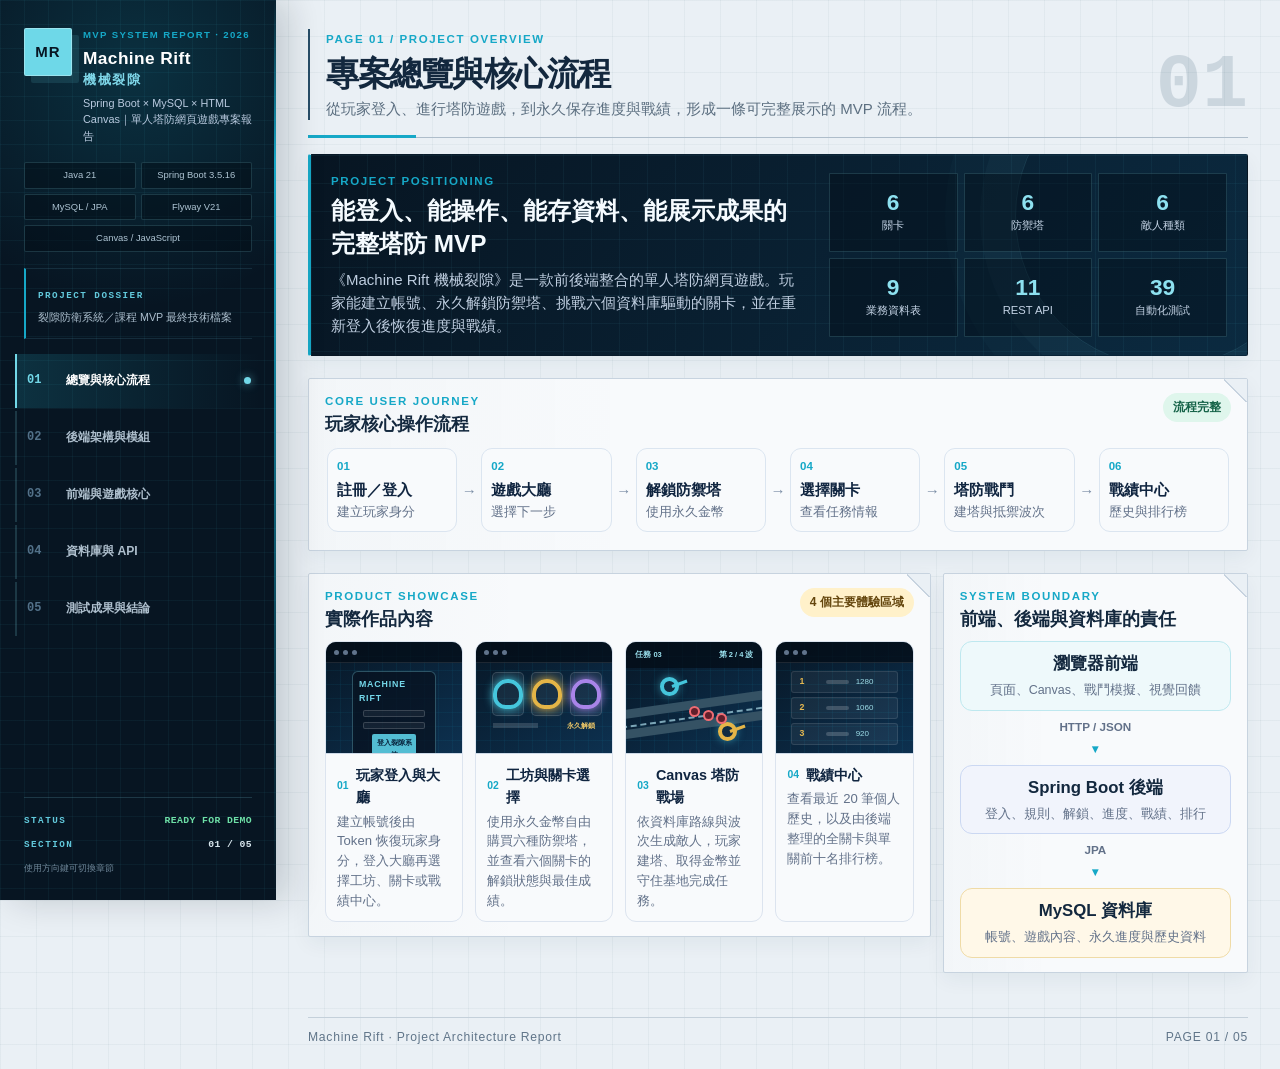
<file: project-report/index.html>
<!doctype html>
<html lang="zh-Hant">
<head>
  <meta charset="utf-8">
  <meta name="viewport" content="width=device-width, initial-scale=1">
  <meta name="description" content="Machine Rift 機械裂隙專案五頁式網頁報告">
  <title>Machine Rift｜專案架構報告</title>
  <link rel="stylesheet" href="report.css?v=20260902-4">
</head>
<body>
  <aside class="report-header" aria-label="專案報告導覽">
    <div class="header-grid">
      <div class="brand-block">
        <div class="brand-mark" aria-hidden="true">MR</div>
        <div>
          <p class="eyebrow">MVP SYSTEM REPORT · 2026</p>
          <h1>Machine Rift <span>機械裂隙</span></h1>
          <p class="subtitle">Spring Boot × MySQL × HTML Canvas｜單人塔防網頁遊戲專案報告</p>
        </div>
      </div>
      <div class="tech-list" aria-label="核心技術">
        <span>Java 21</span>
        <span>Spring Boot 3.5.16</span>
        <span>MySQL / JPA</span>
        <span>Flyway V21</span>
        <span>Canvas / JavaScript</span>
      </div>
    </div>

    <div class="rail-brief">
      <span>PROJECT DOSSIER</span>
      <p>裂隙防衛系統／課程 MVP 最終技術檔案</p>
    </div>

    <nav class="page-tabs" aria-label="報告頁面">
      <button class="page-tab is-active" type="button" data-page="overview" aria-selected="true">
        <span>01</span>總覽與核心流程
      </button>
      <button class="page-tab" type="button" data-page="backend" aria-selected="false">
        <span>02</span>後端架構與模組
      </button>
      <button class="page-tab" type="button" data-page="frontend" aria-selected="false">
        <span>03</span>前端與遊戲核心
      </button>
      <button class="page-tab" type="button" data-page="data" aria-selected="false">
        <span>04</span>資料庫與 API
      </button>
      <button class="page-tab" type="button" data-page="results" aria-selected="false">
        <span>05</span>測試成果與結論
      </button>
    </nav>

    <div class="rail-status" aria-label="報告狀態">
      <div><span>STATUS</span><b>READY FOR DEMO</b></div>
      <div><span>SECTION</span><b id="rail-page-indicator">01 / 05</b></div>
      <small>使用方向鍵可切換章節</small>
    </div>
  </aside>

  <main class="report-shell">
    <section class="report-page is-active" id="overview" aria-labelledby="overview-title">
      <div class="page-heading">
        <div>
          <p class="section-index">PAGE 01 / PROJECT OVERVIEW</p>
          <h2 id="overview-title">專案總覽與核心流程</h2>
          <p>從玩家登入、進行塔防遊戲，到永久保存進度與戰績，形成一條可完整展示的 MVP 流程。</p>
        </div>
        <div class="page-number">01</div>
      </div>

      <div class="hero-panel">
        <div class="hero-copy">
          <p class="kicker">PROJECT POSITIONING</p>
          <h3>能登入、能操作、能存資料、能展示成果的完整塔防 MVP</h3>
          <p>《Machine Rift 機械裂隙》是一款前後端整合的單人塔防網頁遊戲。玩家能建立帳號、永久解鎖防禦塔、挑戰六個資料庫驅動的關卡，並在重新登入後恢復進度與戰績。</p>
        </div>
        <div class="metric-grid">
          <div class="metric"><strong>6</strong><span>關卡</span></div>
          <div class="metric"><strong>6</strong><span>防禦塔</span></div>
          <div class="metric"><strong>6</strong><span>敵人種類</span></div>
          <div class="metric"><strong>9</strong><span>業務資料表</span></div>
          <div class="metric"><strong>11</strong><span>REST API</span></div>
          <div class="metric"><strong>39</strong><span>自動化測試</span></div>
        </div>
      </div>

      <article class="report-card flow-card accent-cyan">
        <div class="card-title-row">
          <div>
            <p class="card-label">CORE USER JOURNEY</p>
            <h3>玩家核心操作流程</h3>
          </div>
          <span class="status-badge success">流程完整</span>
        </div>
        <div class="process-flow" aria-label="玩家核心流程">
          <div class="process-step"><b>01</b><span>註冊／登入</span><small>建立玩家身分</small></div>
          <i aria-hidden="true">→</i>
          <div class="process-step"><b>02</b><span>遊戲大廳</span><small>選擇下一步</small></div>
          <i aria-hidden="true">→</i>
          <div class="process-step"><b>03</b><span>解鎖防禦塔</span><small>使用永久金幣</small></div>
          <i aria-hidden="true">→</i>
          <div class="process-step"><b>04</b><span>選擇關卡</span><small>查看任務情報</small></div>
          <i aria-hidden="true">→</i>
          <div class="process-step"><b>05</b><span>塔防戰鬥</span><small>建塔與抵禦波次</small></div>
          <i aria-hidden="true">→</i>
          <div class="process-step"><b>06</b><span>戰績中心</span><small>歷史與排行榜</small></div>
        </div>
      </article>

      <article class="report-card showcase-card accent-blue">
        <div class="card-title-row">
          <div>
            <p class="card-label">PRODUCT SHOWCASE</p>
            <h3>實際作品內容</h3>
          </div>
          <span class="status-badge">4 個主要體驗區域</span>
        </div>
        <div class="product-showcase">
          <div class="showcase-item">
            <div class="screen-preview login-preview" aria-hidden="true">
              <div class="preview-top"><span></span><span></span><span></span></div>
              <div class="login-panel-mini">
                <b>MACHINE RIFT</b>
                <i></i><i></i><em>登入裂隙系統</em>
              </div>
            </div>
            <div class="showcase-copy">
              <b><span>01</span>玩家登入與大廳</b>
              <p>建立帳號後由 Token 恢復玩家身分，登入大廳再選擇工坊、關卡或戰績中心。</p>
            </div>
          </div>

          <div class="showcase-item">
            <div class="screen-preview workshop-preview" aria-hidden="true">
              <div class="preview-top"><span></span><span></span><span></span></div>
              <div class="tower-mini-grid">
                <i class="tower-mini cyan"></i><i class="tower-mini yellow"></i><i class="tower-mini purple"></i>
              </div>
              <div class="workshop-bar"><span></span><b>永久解鎖</b></div>
            </div>
            <div class="showcase-copy">
              <b><span>02</span>工坊與關卡選擇</b>
              <p>使用永久金幣自由購買六種防禦塔，並查看六個關卡的解鎖狀態與最佳成績。</p>
            </div>
          </div>

          <div class="showcase-item">
            <div class="screen-preview battle-preview" aria-hidden="true">
              <div class="battle-hud-mini"><span>任務 03</span><span>第 2 / 4 波</span></div>
              <div class="battle-route-mini"></div>
              <i class="built-tower one"></i><i class="built-tower two"></i>
              <i class="enemy-dot a"></i><i class="enemy-dot b"></i><i class="enemy-dot c"></i>
            </div>
            <div class="showcase-copy">
              <b><span>03</span>Canvas 塔防戰場</b>
              <p>依資料庫路線與波次生成敵人，玩家建塔、取得金幣並守住基地完成任務。</p>
            </div>
          </div>

          <div class="showcase-item">
            <div class="screen-preview records-preview" aria-hidden="true">
              <div class="preview-top"><span></span><span></span><span></span></div>
              <div class="ranking-mini">
                <div><b>1</b><span></span><em>1280</em></div>
                <div><b>2</b><span></span><em>1060</em></div>
                <div><b>3</b><span></span><em>920</em></div>
              </div>
            </div>
            <div class="showcase-copy">
              <b><span>04</span>戰績中心</b>
              <p>查看最近 20 筆個人歷史，以及由後端整理的全關卡與單關前十名排行榜。</p>
            </div>
          </div>
        </div>
      </article>

      <article class="report-card accent-purple">
        <div class="card-title-row">
          <div>
            <p class="card-label">SYSTEM BOUNDARY</p>
            <h3>前端、後端與資料庫的責任</h3>
          </div>
        </div>
        <div class="layer-diagram">
          <div class="layer frontend-layer"><span>瀏覽器前端</span><small>頁面、Canvas、戰鬥模擬、視覺回饋</small></div>
          <div class="layer-arrow">HTTP / JSON</div>
          <div class="layer backend-layer"><span>Spring Boot 後端</span><small>登入、規則、解鎖、進度、戰績、排行</small></div>
          <div class="layer-arrow">JPA</div>
          <div class="layer database-layer"><span>MySQL 資料庫</span><small>帳號、遊戲內容、永久進度與歷史資料</small></div>
        </div>
      </article>
    </section>

    <section class="report-page" id="backend" aria-labelledby="backend-title" hidden>
      <div class="page-heading">
        <div>
          <p class="section-index">PAGE 02 / BACKEND ARCHITECTURE</p>
          <h2 id="backend-title">後端架構與功能模組</h2>
          <p>採用 Spring Boot 分層架構，Controller 接收請求、Service 執行規則、Repository 操作 MySQL。</p>
        </div>
        <div class="page-number">02</div>
      </div>

      <article class="report-card accent-cyan">
        <p class="card-label">REQUEST PIPELINE</p>
        <h3>後端請求處理鏈</h3>
        <div class="architecture-flow">
          <div><strong>Controller</strong><small>HTTP、驗證、Token</small></div><i>→</i>
          <div><strong>Service</strong><small>商業規則、交易</small></div><i>→</i>
          <div><strong>Repository</strong><small>JPA 查詢與保存</small></div><i>→</i>
          <div><strong>Entity</strong><small>資料表關聯模型</small></div><i>→</i>
          <div><strong>MySQL</strong><small>永久保存資料</small></div>
        </div>
        <p class="diagram-note">DTO 控制 API 輸入輸出，Mapper 負責 Entity 與 DTO 轉換，GlobalExceptionHandler 統一處理中文錯誤。</p>
      </article>

      <article class="report-card backend-module-report accent-blue">
        <div class="card-title-row">
          <div>
            <p class="card-label">FUNCTIONAL MODULES</p>
            <h3>五個後端功能模組</h3>
          </div>
          <button class="function-overview-button" id="open-function-overview" type="button">查看 Function 全覽</button>
        </div>

        <div class="backend-domain-grid">
          <section class="domain-card auth-domain">
            <div class="domain-head"><b>01</b><div><strong>會員與登入</strong><span>Auth</span></div></div>
            <p>建立玩家身分、驗證密碼、簽發與撤銷登入 Token。</p>
            <div class="domain-row"><small>Controller</small><code>AuthController</code></div>
            <div class="endpoint-lines">
              <span><b>POST</b> /api/auth/register</span>
              <span><b>POST</b> /api/auth/login</span>
              <span><b>GET</b> /api/auth/me</span>
              <span><b>POST</b> /api/auth/logout</span>
            </div>
            <div class="function-chips"><code>register()</code><code>login()</code><code>requirePlayer()</code><code>createSession()</code></div>
            <footer><span>Player</span><span>PlayerRepository</span><span>BCrypt / SHA-256</span></footer>
          </section>

          <section class="domain-card progress-domain">
            <div class="domain-head"><b>02</b><div><strong>玩家進度</strong><span>Progress</span></div></div>
            <p>恢復玩家的金幣、關卡進度、最佳戰績與永久解鎖塔。</p>
            <div class="domain-row"><small>Controller</small><code>PlayerController</code></div>
            <div class="endpoint-lines">
              <span><b>GET</b> /api/players/me/progress</span>
            </div>
            <div class="function-chips"><code>initializePlayer()</code><code>getProgress()</code><code>recordGameResult()</code><code>unlockNextStage()</code></div>
            <footer><span>PlayerStageProgress</span><span>PlayerTowerUnlock</span><span>PlayerProgressService</span></footer>
          </section>

          <section class="domain-card stage-domain">
            <div class="domain-head"><b>03</b><div><strong>關卡內容</strong><span>Stage Content</span></div></div>
            <p>由資料庫組合關卡、路徑節點、波次與敵人數值。</p>
            <div class="domain-row"><small>Controller</small><code>StageController</code></div>
            <div class="endpoint-lines">
              <span><b>GET</b> /api/stages</span>
            </div>
            <div class="function-chips"><code>getAllStages()</code><code>StageMapper.toResponseDto()</code></div>
            <footer><span>Stage</span><span>StagePath</span><span>StageWave</span><span>Enemy</span></footer>
          </section>

          <section class="domain-card tower-domain">
            <div class="domain-head"><b>04</b><div><strong>防禦塔工坊</strong><span>Tower Workshop</span></div></div>
            <p>提供塔數值，並以交易方式處理永久金幣扣款與解鎖。</p>
            <div class="domain-row"><small>Controller</small><code>TowerController</code></div>
            <div class="endpoint-lines">
              <span><b>GET</b> /api/towers</span>
              <span><b>POST</b> /api/towers/{towerId}/unlock</span>
            </div>
            <div class="function-chips"><code>getAllTowers()</code><code>unlockTower()</code><code>findByIdForUpdate()</code></div>
            <footer><span>Tower</span><span>PlayerTowerUnlock</span><span>悲觀鎖</span></footer>
          </section>

          <section class="domain-card record-domain">
            <div class="domain-head"><b>05</b><div><strong>戰績與排行</strong><span>Records</span></div></div>
            <p>保存單局結果、回傳個人歷史，並在後端整理最佳成績前十名。</p>
            <div class="domain-row"><small>Controller</small><code>GameRecordController</code></div>
            <div class="endpoint-lines">
              <span><b>POST</b> /api/game-records</span>
              <span><b>GET</b> /api/game-records/me</span>
              <span><b>GET</b> /api/rankings</span>
            </div>
            <div class="function-chips"><code>saveGameRecord()</code><code>getPlayerHistory()</code><code>getRankings()</code></div>
            <footer><span>GameRecord</span><span>GameRecordRepository</span><span>GameRecordMapper</span></footer>
          </section>
        </div>
      </article>

      <article class="report-card accent-purple">
        <div class="card-title-row">
          <div>
            <p class="card-label">LAYER INVENTORY</p>
            <h3>後端分層與檔案完整盤點</h3>
          </div>
          <span class="status-badge success">清楚分工</span>
        </div>
        <div class="layer-inventory">
          <div class="inventory-row">
            <b><i>5</i> Controller</b>
            <div><code>AuthController</code><code>PlayerController</code><code>StageController</code><code>TowerController</code><code>GameRecordController</code></div>
            <p>接收 HTTP、執行 DTO 驗證、讀取 Authorization，將工作交給 Service。</p>
          </div>
          <div class="inventory-row">
            <b><i>5</i> Service</b>
            <div><code>AuthService</code><code>PlayerProgressService</code><code>StageService</code><code>TowerService</code><code>GameRecordService</code></div>
            <p>保存登入、進度、購買、解鎖與排行榜等真正的後端規則。</p>
          </div>
          <div class="inventory-row">
            <b><i>9</i> Repository</b>
            <div><code>PlayerRepository</code><code>StageRepository</code><code>StagePathRepository</code><code>StageWaveRepository</code><code>EnemyRepository</code><code>TowerRepository</code><code>PlayerStageProgressRepository</code><code>PlayerTowerUnlockRepository</code><code>GameRecordRepository</code></div>
            <p>繼承 JpaRepository，補充玩家、排行、歷史、解鎖與悲觀鎖查詢。</p>
          </div>
          <div class="inventory-row">
            <b><i>9</i> Entity</b>
            <div><code>Player</code><code>Stage</code><code>StagePath</code><code>StageWave</code><code>Enemy</code><code>Tower</code><code>PlayerStageProgress</code><code>PlayerTowerUnlock</code><code>GameRecord</code></div>
            <p>對應九張業務資料表，定義欄位、限制與 JPA 關聯。</p>
          </div>
          <div class="inventory-row support-row">
            <b><i>19</i> DTO</b><p>驗證 Request 並限制 Response 公開內容。</p>
            <b><i>4</i> Mapper</b><p>Player、Stage、Tower、GameRecord 資料轉換。</p>
            <b><i>4</i> Exception</b><p>統一回傳 400、401、404、409 與 500 中文錯誤。</p>
            <b><i>1</i> Config</b><p>提供 BCrypt PasswordEncoder。</p>
          </div>
          <p class="inventory-note"><code>MachineRiftApplication</code> 是 Spring Boot 啟動入口；DTO 依 Auth、Player、Stage、Tower、GameRecord 與 Ranking 六類請求／回應資料分組。</p>
        </div>
      </article>

      <article class="report-card accent-yellow">
        <div class="card-title-row">
          <div>
            <p class="card-label">END-TO-END SEQUENCES</p>
            <h3>兩條重要後端資料流</h3>
          </div>
          <span class="status-badge warning">Transaction Boundary</span>
        </div>
        <div class="sequence-grid">
          <section class="sequence-card">
            <h4>防禦塔永久購買</h4>
            <ol>
              <li><b>TowerController</b><span>接收 towerId 與登入 Token</span></li>
              <li><b>AuthService</b><span>驗證 Token 並取得目前玩家</span></li>
              <li><b>TowerService</b><span>確認塔存在並鎖定玩家資料</span></li>
              <li><b>Repository</b><span>檢查重複購買與永久金幣</span></li>
              <li><b>Transaction</b><span>扣款、新增解鎖關聯並回傳餘額</span></li>
            </ol>
          </section>
          <section class="sequence-card">
            <h4>遊戲結束與進度更新</h4>
            <ol>
              <li><b>GameRecordController</b><span>接收關卡、分數、勝敗與時間</span></li>
              <li><b>GameRecordService</b><span>確認玩家已解鎖該關卡</span></li>
              <li><b>GameRecordRepository</b><span>新增本局 GameRecord</span></li>
              <li><b>PlayerProgressService</b><span>更新最佳分數、時間與完成次數</span></li>
              <li><b>Transaction</b><span>勝利時發獎勵並解鎖下一關</span></li>
            </ol>
          </section>
        </div>
      </article>

      <article class="report-card accent-red backend-guardrails">
        <div>
          <p class="card-label">SECURITY & ERROR BOUNDARY</p>
          <h3>安全與例外處理</h3>
        </div>
        <div class="guardrail-grid">
          <div><b>玩家身分</b><span>由 Bearer Token 決定，不接受前端指定其他 playerId。</span></div>
          <div><b>敏感資料</b><span>密碼使用 BCrypt；資料庫只保存 Token 的 SHA-256 雜湊。</span></div>
          <div><b>DTO 邊界</b><span>不將 passwordHash、sessionTokenHash 等 Entity 欄位回傳前端。</span></div>
          <div><b>錯誤格式</b><span>GlobalExceptionHandler 統一中文訊息及 HTTP 狀態碼。</span></div>
        </div>
      </article>
    </section>

    <section class="report-page" id="frontend" aria-labelledby="frontend-title" hidden>
      <div class="page-heading">
        <div>
          <p class="section-index">PAGE 03 / FRONTEND & GAMEPLAY</p>
          <h2 id="frontend-title">前端結構與遊戲核心</h2>
          <p>原生 HTML、CSS 與 JavaScript 組成單頁式介面，Canvas 負責即時塔防戰場。</p>
        </div>
        <div class="page-number">03</div>
      </div>

      <div class="evidence-strip frontend-evidence" aria-label="前端成果摘要">
        <div><strong>7</strong><span>主要畫面</span><small>Hash 路由切換</small></div>
        <div><strong>5</strong><span>JavaScript 模組</span><small>依責任拆分</small></div>
        <div><strong>6</strong><span>遊戲關卡</span><small>API 驅動內容</small></div>
        <div><strong>Canvas</strong><span>即時戰場</span><small>原生 JavaScript</small></div>
      </div>

      <div class="frontend-overview-grid">
        <article class="report-card compact-navigation-card accent-cyan">
          <p class="card-label">SINGLE PAGE NAVIGATION</p>
          <h3>玩家畫面導航</h3>
          <div class="compact-navigation" aria-label="玩家畫面導航流程">
            <div class="navigation-main-route">
              <span><b>01</b>登入／建立帳號</span><i>登入成功 →</i><span class="lobby-route"><b>02</b>遊戲大廳</span>
            </div>
            <p>登入後由遊戲大廳選擇三條主要路線：</p>
            <div class="compact-branches">
              <div><b>A</b><strong>防禦塔工坊</strong><span>購買永久解鎖塔 → 返回大廳</span></div>
              <div class="game-branch"><b>B</b><strong>開始遊戲</strong><span>選擇關卡 → 任務簡報 → Canvas 戰場</span></div>
              <div><b>C</b><strong>戰績中心</strong><span>個人歷史／排行榜 → 返回大廳</span></div>
            </div>
          </div>
          <p class="diagram-note">所有畫面位於 index.html，網址 Hash 保存目前頁面，支援上一頁與重新整理。</p>
        </article>

        <article class="report-card frontend-modules-card accent-purple">
          <p class="card-label">FRONTEND FILE MAP</p>
          <h3>七個前端檔案的責任</h3>
          <div class="frontend-file-map">
            <div><code>index.html</code><span>七個畫面與視窗結構</span></div>
            <div><code>styles.css</code><span>戰術風格、HUD、響應式</span></div>
            <div><code>core.js</code><span>API、Token、state、路由</span></div>
            <div><code>views.js</code><span>大廳、工坊、選關、戰績</span></div>
            <div class="primary-file"><code>game.js</code><span>遊戲迴圈、戰鬥、Canvas</span></div>
            <div><code>story.js</code><span>任務與勝敗敘事</span></div>
            <div><code>background.js</code><span>獨立背景動畫</span></div>
          </div>
        </article>
      </div>

      <article class="report-card compact-game-loop accent-yellow">
        <div class="card-title-row">
          <div>
            <p class="card-label">GAME LOOP</p>
            <h3>單場塔防六步流程</h3>
          </div>
          <span class="status-badge warning">Frontend Runtime</span>
        </div>
        <div class="game-loop-strip">
          <div><b>1</b><strong>載入內容</strong><span>路線、波次、敵人、塔</span></div><i>→</i>
          <div><b>2</b><strong>部署防禦塔</strong><span>位置、射程、局內金幣</span></div><i>→</i>
          <div><b>3</b><strong>生成波次</strong><span>數量、間隔、生成距離</span></div><i>→</i>
          <div><b>4</b><strong>執行戰鬥</strong><span>移動、瞄準、開火、擊殺</span></div><i>→</i>
          <div><b>5</b><strong>判定結果</strong><span>全數清除／基地歸零</span></div><i>→</i>
          <div><b>6</b><strong>送出戰績</strong><span>分數、結果、遊戲時間</span></div>
        </div>
      </article>

      <div class="frontend-bottom-grid">
        <article class="report-card feedback-overview accent-green">
          <p class="card-label">BATTLEFIELD FEEDBACK</p>
          <h3>戰場資訊與操作回饋</h3>
          <div class="feedback-matrix">
            <div><b>HUD</b><span>任務、波次、時間、金幣、基地血量</span></div>
            <div><b>戰場</b><span>路線、可建造區、座標與方向提示</span></div>
            <div><b>建塔</b><span>位置／射程預覽、連續放置、塔庫排序</span></div>
            <div><b>攻擊</b><span>砲管追蹤、開火、命中及擊殺金幣</span></div>
            <div><b>敵人</b><span>固定血條、生成間距、速度與生命</span></div>
            <div><b>基地</b><span>受傷震動、低血量紅色警示</span></div>
          </div>
        </article>

        <article class="report-card runtime-boundary accent-blue">
          <p class="card-label">RUNTIME DATA BOUNDARY</p>
          <h3>前端暫存與後端永久資料</h3>
          <div class="runtime-split">
            <div><b>只存在本局</b><span>敵人與塔、子彈、局內金幣、基地生命、波次、分數、時間與動畫效果。</span></div>
            <i>遊戲結束<br>POST</i>
            <div><b>送往後端保存</b><span>stageId、score、WIN／LOSE、playTime；玩家身分由 Token 決定。</span></div>
          </div>
        </article>
      </div>
    </section>

    <section class="report-page" id="data" aria-labelledby="data-title" hidden>
      <div class="page-heading">
        <div>
          <p class="section-index">PAGE 04 / DATABASE · API</p>
          <h2 id="data-title">資料庫與 API</h2>
          <p>九張資料表保存遊戲內容與玩家進度，十一支 API 將前端操作串接至後端規則。</p>
        </div>
        <div class="page-number">04</div>
      </div>

      <div class="evidence-strip" aria-label="專案資料成果摘要">
        <div><strong>9</strong><span>業務資料表</span><small>結構已收斂</small></div>
        <div><strong>11</strong><span>REST API</span><small>涵蓋核心流程</small></div>
        <div><strong>V21</strong><span>Flyway 版本</span><small>可重建資料庫</small></div>
        <div><strong>5</strong><span>內容資料表</span><small>關卡、路線與戰鬥數值</small></div>
      </div>

      <div class="data-overview-grid">
        <article class="report-card database-overview accent-yellow">
          <div class="card-title-row">
            <div>
              <p class="card-label">DATABASE RELATIONSHIP</p>
              <h3>資料表關聯全貌</h3>
            </div>
            <span class="status-badge warning">9 Tables</span>
          </div>
          <div class="compact-erd">
            <div class="erd-source"><strong>player</strong><span>帳號、金幣、Token</span></div>
            <div class="erd-relations">
              <div><i>1 ─ N</i><strong>player_stage_progress</strong><span>解鎖、最佳紀錄、完成次數</span><i>N ─ 1</i><b>stage</b></div>
              <div><i>1 ─ N</i><strong>player_tower_unlock</strong><span>永久購買關聯</span><i>N ─ 1</i><b>tower</b></div>
              <div><i>1 ─ N</i><strong>game_record</strong><span>勝敗、分數、時間、日期</span><i>N ─ 1</i><b>stage</b></div>
            </div>
          </div>
          <div class="stage-content-map">
            <b>stage</b><i>1 ─ N</i><span>stage_path</span>
            <b>stage</b><i>1 ─ N</i><span>stage_wave</span><i>N ─ 1</i><span>enemy</span>
          </div>
          <p class="diagram-note">固定內容 5 張表、玩家帳號 1 張表、永久進度 2 張表、每局歷史 1 張表。</p>
        </article>

        <article class="report-card api-overview accent-blue">
          <div class="card-title-row">
            <div>
              <p class="card-label">API COVERAGE</p>
              <h3>五組 API 模組</h3>
            </div>
            <button class="function-overview-button" id="open-api-overview" type="button">查看 11 支 API</button>
          </div>
          <div class="api-domain-summary">
            <div><b>4</b><strong>帳號登入</strong><span>register、login、me、logout</span></div>
            <div><b>1</b><strong>玩家進度</strong><span>目前玩家的永久進度</span></div>
            <div><b>1</b><strong>關卡內容</strong><span>路徑、波次與敵人資料</span></div>
            <div><b>2</b><strong>防禦塔</strong><span>塔資料與永久購買</span></div>
            <div><b>3</b><strong>戰績中心</strong><span>保存、歷史與排行榜</span></div>
          </div>
          <div class="api-contract-mini">
            <code>{ success, message, data }</code>
            <span>登入 API 使用 <b>Authorization: Bearer Token</b></span>
          </div>
        </article>
      </div>

      <div class="verification-overview-grid">
        <article class="report-card migration-overview accent-purple">
          <p class="card-label">MIGRATION EVOLUTION</p>
          <h3>Flyway 資料庫演進</h3>
          <div class="migration-track">
            <div><b>V1</b><span>核心 Schema</span></div><i>→</i>
            <div><b>V3</b><span>路線與波次</span></div><i>→</i>
            <div><b>V7</b><span>帳號與登入</span></div><i>→</i>
            <div><b>V14</b><span>MVP 結構收斂</span></div><i>→</i>
            <div><b>V21</b><span>難度與速度平衡</span></div>
          </div>
          <p>空白 MySQL 可依 V1～V21 重建結構與種子資料；下一個版本從 V22 開始。</p>
        </article>
      </div>

      <article class="report-card data-conclusion accent-cyan">
        <div><b>資料保護</b><span>BCrypt 密碼、SHA-256 Token 雜湊、DTO 排除敏感欄位</span></div>
        <div><b>一致回應</b><span><code>{ success, message, data }</code> 與中文錯誤格式</span></div>
        <div><b>版本管理</b><span>Flyway 依序執行 V1～V21，既有 migration 不回頭修改</span></div>
      </article>
    </section>

    <section class="report-page" id="results" aria-labelledby="results-title" hidden>
      <div class="page-heading">
        <div>
          <p class="section-index">PAGE 05 / VERIFICATION · CONCLUSION</p>
          <h2 id="results-title">測試成果與專案結論</h2>
          <p>三十九項自動化測試驗證資料庫演進、API 契約與核心規則，讓作品能穩定完成課程展示。</p>
        </div>
        <div class="page-number">05</div>
      </div>

      <div class="evidence-strip results-evidence" aria-label="測試成果摘要">
        <div><strong>39</strong><span>自動化測試</span><small>全部執行完成</small></div>
        <div><strong>0</strong><span>Failures</span><small>功能驗證通過</small></div>
        <div><strong>0</strong><span>Errors</span><small>執行過程正常</small></div>
        <div><strong>8</strong><span>測試類別</span><small>涵蓋六個層級</small></div>
      </div>

      <article class="report-card test-overview results-test-card accent-green">
        <div class="card-title-row">
          <div>
            <p class="card-label">TEST COVERAGE MATRIX</p>
            <h3>39 項測試覆蓋六個系統層級</h3>
          </div>
          <span class="test-status">✓ BUILD SUCCESS</span>
        </div>
        <div class="coverage-matrix results-coverage">
          <div><b>7</b><strong>Application</strong><span>啟動、9 張表、種子內容、關卡 API、登入恢復與 OpenAPI</span></div>
          <div><b>8</b><strong>Migration</strong><span>V14～V21 結構搬移、欄位移除與數值平衡</span></div>
          <div><b>11</b><strong>Controller</strong><span>Token 身分、DTO 中文驗證、私人進度、歷史與排行榜</span></div>
          <div><b>11</b><strong>Service</strong><span>戰績、鎖關、最佳成績、永久購塔與金幣交易</span></div>
          <div><b>1</b><strong>Repository</strong><span>排行榜依分數降冪及同分時間升冪排序</span></div>
          <div><b>1</b><strong>Exception</strong><span>驗證訊息為空時仍回傳安全的中文錯誤</span></div>
        </div>
      </article>

      <div class="results-detail-grid">
        <article class="report-card test-breakdown accent-blue">
          <p class="card-label">VERIFIED USER JOURNEY</p>
          <h3>核心流程已被測試保護</h3>
          <ol>
            <li><b>登入</b><span>建立帳號、驗證密碼並由 Token 恢復玩家身分</span></li>
            <li><b>操作</b><span>取得關卡與塔資料，檢查關卡是否已解鎖</span></li>
            <li><b>存檔</b><span>保存勝敗、分數與時間，更新永久金幣及最佳戰績</span></li>
            <li><b>展示</b><span>讀取個人歷史與後端彙整的前十名排行榜</span></li>
          </ol>
        </article>

        <article class="report-card project-boundary accent-yellow">
          <p class="card-label">MVP BOUNDARY</p>
          <h3>完成範圍與保留界線</h3>
          <div class="boundary-list">
            <div><b>已完成</b><span>單人塔防、登入、永久進度、工坊、六關與戰績中心</span></div>
            <div><b>刻意收斂</b><span>九張業務表與十一支 API，只保留展示流程需要的功能</span></div>
            <div><b>後續發展</b><span>進階塔能力、敵人特性、完整 Security 與大型排行最佳化</span></div>
          </div>
        </article>
      </div>

      <article class="report-card conclusion-card results-conclusion">
        <div>
          <p class="card-label">FINAL MVP STATEMENT</p>
          <h3>在有限時數內，完成能登入、能操作、能存資料、能展示的完整作品</h3>
          <p>Machine Rift 已串接前端遊戲、Spring Boot API 與 MySQL 永久資料，並透過 Flyway 與自動化測試保護核心流程。目前適合作為課程最終成果進行 Demo 與架構說明。</p>
        </div>
        <div class="completion-ring"><strong>MVP</strong><span>READY TO DEMO</span></div>
      </article>
    </section>
  </main>

  <dialog class="function-dialog" id="function-overview-dialog" aria-labelledby="function-dialog-title">
    <div class="function-dialog-header">
      <div>
        <p class="card-label">BACKEND FUNCTION INDEX</p>
        <h2 id="function-dialog-title">後端 Function 全覽</h2>
        <p>依功能模組整理明確寫在程式中的方法；不重複列出 Lombok 產生的方法及 JpaRepository 基本 CRUD。</p>
      </div>
      <button class="function-dialog-close" type="button" data-close-function-dialog aria-label="關閉 Function 全覽">×</button>
    </div>

    <div class="function-dialog-body">
      <section class="function-group auth-functions">
        <div class="function-group-title"><b>01</b><div><h3>會員與登入</h3><span>AuthController / AuthService</span></div></div>
        <div class="function-class">
          <strong>AuthController</strong>
          <ul class="function-list">
            <li><code>register()</code><span>接收註冊資料並建立玩家</span></li>
            <li><code>login()</code><span>驗證帳密並回傳 Token</span></li>
            <li><code>me()</code><span>取得目前登入玩家</span></li>
            <li><code>logout()</code><span>使目前 Token 失效</span></li>
          </ul>
        </div>
        <div class="function-class">
          <strong>AuthService</strong>
          <ul class="function-list">
            <li><code>register()</code><span>檢查重複、加密密碼、初始化玩家</span></li>
            <li><code>login()</code><span>比對 BCrypt 密碼</span></li>
            <li><code>requirePlayer()</code><span>驗證 Bearer Token 與到期時間</span></li>
            <li><code>logout()</code><span>清除 Token 雜湊與到期時間</span></li>
            <li><code>createSession()</code><span>產生 30 天登入 Session</span></li>
            <li><code>extractBearerToken()</code><span>解析 Authorization Header</span></li>
            <li><code>normalizeUsername()</code><span>帳號去空白並轉小寫</span></li>
            <li><code>hashToken()</code><span>以 SHA-256 保存 Token 雜湊</span></li>
          </ul>
        </div>
        <div class="function-class">
          <strong>PlayerRepository 自訂查詢</strong>
          <ul class="function-list">
            <li><code>findByUsername()</code><span>依登入帳號尋找玩家</span></li>
            <li><code>findBySessionTokenHash()</code><span>依 Token 雜湊尋找玩家</span></li>
            <li><code>existsByUsername()</code><span>檢查登入帳號重複</span></li>
            <li><code>existsByPlayerNameIgnoreCase()</code><span>不分大小寫檢查玩家名稱</span></li>
          </ul>
        </div>
      </section>

      <section class="function-group progress-functions">
        <div class="function-group-title"><b>02</b><div><h3>玩家進度</h3><span>PlayerController / PlayerProgressService</span></div></div>
        <div class="function-class">
          <strong>PlayerController</strong>
          <ul class="function-list">
            <li><code>getPlayerProgress()</code><span>回傳登入玩家完整進度</span></li>
          </ul>
        </div>
        <div class="function-class">
          <strong>PlayerProgressService</strong>
          <ul class="function-list">
            <li><code>initializePlayer()</code><span>補齊預設值與起始解鎖</span></li>
            <li><code>getProgress()</code><span>組合金幣、關卡與塔解鎖</span></li>
            <li><code>isStageUnlocked()</code><span>確認玩家可進入關卡</span></li>
            <li><code>recordGameResult()</code><span>更新最佳戰績、獎勵與完成次數</span></li>
            <li><code>isBetterResult()</code><span>比較高分與同分較短時間</span></li>
            <li><code>unlockNextStage()</code><span>勝利後解鎖下一關</span></li>
            <li><code>findFirstPlayableStage()</code><span>尋找第一個完整可玩關卡</span></li>
            <li><code>unlockStage()</code><span>建立或更新關卡解鎖</span></li>
            <li><code>unlockTower()</code><span>建立玩家起始塔解鎖</span></li>
          </ul>
        </div>
        <div class="function-class">
          <strong>進度 Repository 自訂查詢</strong>
          <ul class="function-list">
            <li><code>findAllByPlayerPlayerIdOrderByStageStageIdAsc()</code><span>取得玩家全部關卡進度</span></li>
            <li><code>findByPlayerPlayerIdAndStageStageId()</code><span>取得玩家單關進度</span></li>
            <li><code>existsByPlayerPlayerIdAndStageStageIdAndUnlockedTrue()</code><span>確認關卡已解鎖</span></li>
          </ul>
        </div>
      </section>

      <section class="function-group stage-functions">
        <div class="function-group-title"><b>03</b><div><h3>關卡內容</h3><span>StageController / StageService / StageMapper</span></div></div>
        <div class="function-class">
          <strong>Stage 模組</strong>
          <ul class="function-list">
            <li><code>StageController.getAllStages()</code><span>提供關卡內容 API</span></li>
            <li><code>StageService.getAllStages()</code><span>查詢並轉換全部關卡</span></li>
            <li><code>StageMapper.toResponseDto()</code><span>組合路線、波次與敵人 DTO</span></li>
          </ul>
        </div>
        <div class="function-class">
          <strong>StageRepository 自訂查詢</strong>
          <ul class="function-list">
            <li><code>findFirstByOrderByStageIdAsc()</code><span>取得第一關</span></li>
            <li><code>findFirstByStageIdGreaterThanOrderByStageIdAsc()</code><span>取得下一關</span></li>
            <li><code>findAllByOrderByStageIdAsc()</code><span>依 ID 取得全部關卡</span></li>
          </ul>
        </div>
      </section>

      <section class="function-group tower-functions">
        <div class="function-group-title"><b>04</b><div><h3>防禦塔工坊</h3><span>TowerController / TowerService / TowerMapper</span></div></div>
        <div class="function-class">
          <strong>Tower 模組</strong>
          <ul class="function-list">
            <li><code>TowerController.getAllTowers()</code><span>提供全部塔資料</span></li>
            <li><code>TowerController.unlockTower()</code><span>接收永久購買請求</span></li>
            <li><code>TowerService.getAllTowers()</code><span>依造價與 ID 排序</span></li>
            <li><code>TowerService.unlockTower()</code><span>鎖定玩家、扣款並建立解鎖</span></li>
            <li><code>TowerMapper.toResponseDto()</code><span>塔 Entity 轉成公開 DTO</span></li>
          </ul>
        </div>
        <div class="function-class">
          <strong>購買相關查詢</strong>
          <ul class="function-list">
            <li><code>findByIdForUpdate()</code><span>悲觀鎖讀取玩家</span></li>
            <li><code>findAllByOrderByCostAscTowerIdAsc()</code><span>塔排序查詢</span></li>
            <li><code>existsByPlayerPlayerIdAndTowerTowerId()</code><span>檢查重複購買</span></li>
            <li><code>findAllByPlayerPlayerIdOrderByTowerCostAscTowerTowerIdAsc()</code><span>取得玩家已解鎖塔</span></li>
          </ul>
        </div>
      </section>

      <section class="function-group record-functions">
        <div class="function-group-title"><b>05</b><div><h3>戰績與排行榜</h3><span>GameRecordController / Service / Mapper</span></div></div>
        <div class="function-class">
          <strong>Controller / Service</strong>
          <ul class="function-list">
            <li><code>saveGameRecord()</code><span>保存登入玩家的單局結果</span></li>
            <li><code>getMyGameRecords()</code><span>個人最近 20 筆歷史 API</span></li>
            <li><code>getPlayerHistory()</code><span>查詢並轉換玩家歷史</span></li>
            <li><code>getRankings()</code><span>產生全體或單關前十名</span></li>
          </ul>
        </div>
        <div class="function-class">
          <strong>GameRecordMapper / Repository</strong>
          <ul class="function-list">
            <li><code>toResponseDto()</code><span>戰績保存結果 DTO</span></li>
            <li><code>toHistoryResponseDto()</code><span>個人歷史 DTO</span></li>
            <li><code>toEntity()</code><span>Request、玩家與關卡組成 Entity</span></li>
            <li><code>findAllByOrderByScoreDescPlayTimeAscRecordIdAsc()</code><span>全體排行榜排序</span></li>
            <li><code>findAllByStageOrderByScoreDescPlayTimeAscRecordIdAsc()</code><span>單關排行榜排序</span></li>
            <li><code>findTop20ByPlayerOrderByCreatedAtDescRecordIdDesc()</code><span>個人最近戰績</span></li>
          </ul>
        </div>
      </section>

      <section class="function-group support-functions">
        <div class="function-group-title"><b>＋</b><div><h3>共用支援</h3><span>Mapper / Config / Repository inheritance</span></div></div>
        <div class="function-class">
          <strong>共用明確方法</strong>
          <ul class="function-list">
            <li><code>PlayerMapper.toResponseDto()</code><span>排除玩家敏感欄位</span></li>
            <li><code>PasswordConfig.passwordEncoder()</code><span>註冊 BCrypt Bean</span></li>
            <li><code>ApiResponse.success()</code><span>建立統一成功回應</span></li>
            <li><code>ApiResponse.failure()</code><span>建立統一失敗回應</span></li>
          </ul>
        </div>
        <div class="function-class">
          <strong>GlobalExceptionHandler</strong>
          <ul class="function-list">
            <li><code>handleValidationException()</code><span>處理 DTO 欄位驗證錯誤</span></li>
            <li><code>handleResourceNotFound()</code><span>回傳 404 資料不存在</span></li>
            <li><code>handleNoResourceFound()</code><span>回傳 404 API 不存在</span></li>
            <li><code>handleResourceConflict()</code><span>回傳 409 資料衝突</span></li>
            <li><code>handleAuthentication()</code><span>回傳 401 登入驗證錯誤</span></li>
            <li><code>handleGeneralException()</code><span>記錄錯誤並回傳中文 500</span></li>
          </ul>
        </div>
        <p class="function-note">未逐一列出：Lombok 產生的 Getter、Setter、Builder、建構子，以及 JpaRepository 繼承的 save、findById、findAll、delete、existsById 等基本 CRUD。EnemyRepository、StagePathRepository、StageWaveRepository 目前只使用這些繼承方法。</p>
      </section>
    </div>
  </dialog>

  <dialog class="function-dialog api-dialog" id="api-overview-dialog" aria-labelledby="api-dialog-title">
    <div class="function-dialog-header">
      <div>
        <p class="card-label">REST API INDEX</p>
        <h2 id="api-dialog-title">11 支 API 完整清單</h2>
        <p>依功能模組列出 Method、Path、登入需求與用途，所有回應使用統一 ApiResponse 格式。</p>
      </div>
      <button class="function-dialog-close" type="button" data-close-api-dialog aria-label="關閉 API 全覽">×</button>
    </div>
    <div class="api-dialog-body">
      <section class="api-detail-group">
        <h3><b>4</b>會員與登入</h3>
        <div class="api-detail-list">
          <div><em class="post">POST</em><code>/api/auth/register</code><span>公開</span><p>建立帳號並直接取得登入 Token</p></div>
          <div><em class="post">POST</em><code>/api/auth/login</code><span>公開</span><p>驗證帳號與密碼</p></div>
          <div><em class="get">GET</em><code>/api/auth/me</code><span>Token</span><p>恢復目前登入玩家</p></div>
          <div><em class="post">POST</em><code>/api/auth/logout</code><span>Token</span><p>撤銷目前登入 Session</p></div>
        </div>
      </section>
      <section class="api-detail-group">
        <h3><b>1</b>玩家進度</h3>
        <div class="api-detail-list">
          <div><em class="get">GET</em><code>/api/players/me/progress</code><span>Token</span><p>金幣、關卡進度與已解鎖塔</p></div>
        </div>
      </section>
      <section class="api-detail-group">
        <h3><b>1</b>關卡內容</h3>
        <div class="api-detail-list">
          <div><em class="get">GET</em><code>/api/stages</code><span>公開</span><p>關卡、路徑、波次與敵人</p></div>
        </div>
      </section>
      <section class="api-detail-group">
        <h3><b>2</b>防禦塔</h3>
        <div class="api-detail-list">
          <div><em class="get">GET</em><code>/api/towers</code><span>公開</span><p>全部防禦塔數值與價格</p></div>
          <div><em class="post">POST</em><code>/api/towers/{towerId}/unlock</code><span>Token</span><p>使用永久金幣購買塔</p></div>
        </div>
      </section>
      <section class="api-detail-group">
        <h3><b>3</b>戰績中心</h3>
        <div class="api-detail-list">
          <div><em class="post">POST</em><code>/api/game-records</code><span>Token</span><p>保存登入玩家的遊戲結果</p></div>
          <div><em class="get">GET</em><code>/api/game-records/me</code><span>Token</span><p>最近 20 筆個人歷史</p></div>
          <div><em class="get">GET</em><code>/api/rankings?stageId={id}</code><span>Token</span><p>全體或指定關卡前十名</p></div>
        </div>
      </section>
    </div>
  </dialog>

  <footer class="report-footer">
    <span>Machine Rift · Project Architecture Report</span>
    <span id="page-indicator">PAGE 01 / 05</span>
  </footer>

  <script src="report.js?v=20260902-2"></script>
</body>
</html>
</file>
<file: project-report/report.css>
:root {
  --navy-950: #07111f;
  --navy-900: #0a1b31;
  --navy-800: #0d2b50;
  --navy-700: #16477a;
  --ink: #102540;
  --muted: #627189;
  --surface: #ffffff;
  --surface-soft: #f4f7fb;
  --line: #dce4ef;
  --cyan: #16a8c7;
  --blue: #3972d5;
  --purple: #7754bf;
  --yellow: #d49718;
  --green: #24946b;
  --red: #c34b55;
  --shadow: 0 8px 22px rgba(16, 37, 64, 0.075);
  --radius: 12px;
}

* {
  box-sizing: border-box;
}

html {
  scroll-behavior: smooth;
}

body {
  margin: 0;
  color: var(--ink);
  background:
    linear-gradient(rgba(22, 71, 122, 0.035) 1px, transparent 1px),
    linear-gradient(90deg, rgba(22, 71, 122, 0.035) 1px, transparent 1px),
    var(--surface-soft);
  background-size: 28px 28px;
  font-family: "Segoe UI", "Noto Sans TC", "Microsoft JhengHei", sans-serif;
  line-height: 1.65;
}

button,
input,
select {
  font: inherit;
}

.report-header {
  position: sticky;
  z-index: 20;
  top: 0;
  color: #fff;
  background:
    radial-gradient(circle at 80% 20%, rgba(22, 168, 199, 0.18), transparent 30%),
    linear-gradient(120deg, var(--navy-950), var(--navy-800));
  box-shadow: 0 8px 28px rgba(7, 17, 31, 0.22);
}

.report-header::after {
  position: absolute;
  right: 0;
  bottom: 0;
  left: 0;
  height: 2px;
  content: "";
  background: linear-gradient(90deg, transparent, var(--cyan), transparent);
}

.header-grid {
  display: flex;
  align-items: center;
  justify-content: space-between;
  width: min(1280px, calc(100% - 48px));
  margin: 0 auto;
  padding: 10px 0 7px;
  gap: 16px;
}

.brand-block {
  display: flex;
  align-items: center;
  min-width: 0;
  gap: 11px;
}

.brand-mark {
  display: grid;
  flex: 0 0 auto;
  width: 37px;
  height: 37px;
  place-items: center;
  border: 1px solid rgba(255, 255, 255, 0.3);
  border-radius: 9px;
  color: #dffaff;
  background: rgba(22, 168, 199, 0.16);
  font-weight: 800;
  letter-spacing: 0.08em;
  box-shadow: inset 0 0 20px rgba(22, 168, 199, 0.16);
}

.eyebrow,
.section-index,
.card-label,
.kicker {
  margin: 0;
  color: var(--cyan);
  font-size: 0.72rem;
  font-weight: 800;
  letter-spacing: 0.14em;
  text-transform: uppercase;
}

.eyebrow {
  font-size: 0.6rem;
}

.brand-block h1 {
  margin: 1px 0 0;
  font-size: clamp(1.08rem, 1.7vw, 1.42rem);
  line-height: 1.2;
  letter-spacing: 0.025em;
}

.brand-block h1 span {
  color: #bfeaf2;
  font-weight: 600;
}

.subtitle {
  margin: 2px 0 0;
  color: #b9cadf;
  font-size: 0.73rem;
}

.tech-list {
  display: flex;
  flex-wrap: wrap;
  justify-content: flex-end;
  max-width: 520px;
  gap: 5px;
}

.tech-list span {
  padding: 3px 8px;
  border: 1px solid rgba(255, 255, 255, 0.2);
  border-radius: 999px;
  color: #dce9f7;
  background: rgba(255, 255, 255, 0.06);
  font-size: 0.68rem;
  white-space: nowrap;
}

.page-tabs {
  display: flex;
  width: min(1280px, calc(100% - 48px));
  margin: 0 auto;
  padding-bottom: 7px;
  gap: 6px;
}

.page-tab {
  min-height: 31px;
  padding: 4px 11px;
  border: 1px solid rgba(255, 255, 255, 0.13);
  border-radius: 7px;
  color: #cad9ea;
  background: rgba(255, 255, 255, 0.07);
  cursor: pointer;
  font-size: 0.82rem;
  font-weight: 700;
  transition: 160ms ease;
}

.page-tab span {
  margin-right: 8px;
  color: #7ed6e8;
  font-size: 0.75rem;
}

.page-tab:hover {
  border-color: rgba(126, 214, 232, 0.48);
  background: rgba(255, 255, 255, 0.12);
}

.page-tab.is-active {
  border-color: #fff;
  color: var(--navy-900);
  background: #fff;
  box-shadow: 0 6px 18px rgba(0, 0, 0, 0.14);
}

.page-tab.is-active span {
  color: var(--navy-700);
}

.report-shell {
  width: min(1280px, calc(100% - 48px));
  min-height: calc(100vh - 145px);
  margin: 0 auto;
  padding: 20px 0 34px;
}

.report-page {
  animation: page-enter 220ms ease-out;
}

@keyframes page-enter {
  from { opacity: 0; transform: translateY(5px); }
  to { opacity: 1; transform: translateY(0); }
}

.page-heading {
  display: flex;
  align-items: flex-start;
  justify-content: space-between;
  margin-bottom: 16px;
  gap: 24px;
}

.page-heading h2 {
  margin: 4px 0 2px;
  font-size: clamp(1.65rem, 2.6vw, 2.3rem);
  line-height: 1.2;
  letter-spacing: -0.03em;
}

.page-heading p:last-child {
  max-width: 900px;
  margin: 5px 0 0;
  color: var(--muted);
}

.page-number {
  color: rgba(22, 71, 122, 0.11);
  font-size: clamp(3.2rem, 7vw, 5.4rem);
  font-weight: 900;
  line-height: 0.9;
}

.hero-panel,
.report-card {
  position: relative;
  overflow: hidden;
  border: 1px solid var(--line);
  border-radius: var(--radius);
  background: var(--surface);
  box-shadow: var(--shadow);
}

.hero-panel {
  display: grid;
  grid-template-columns: 1.25fr 1fr;
  margin-bottom: 14px;
  padding: 24px;
  color: #fff;
  border-color: transparent;
  background:
    linear-gradient(130deg, rgba(7, 17, 31, 0.98), rgba(13, 43, 80, 0.96)),
    var(--navy-900);
}

.hero-panel::after {
  position: absolute;
  top: -90px;
  right: -70px;
  width: 300px;
  height: 300px;
  border: 1px solid rgba(126, 214, 232, 0.13);
  border-radius: 50%;
  content: "";
  box-shadow: 0 0 0 35px rgba(126, 214, 232, 0.03), 0 0 0 70px rgba(126, 214, 232, 0.02);
}

.hero-copy {
  position: relative;
  z-index: 1;
  max-width: 700px;
  padding-right: 28px;
}

.hero-copy h3 {
  margin: 6px 0 10px;
  color: #f5fbff;
  font-size: clamp(1.35rem, 2.2vw, 1.9rem);
  line-height: 1.35;
}

.hero-copy > p:last-child {
  margin: 0;
  color: #bfcee0;
}

.metric-grid {
  position: relative;
  z-index: 1;
  display: grid;
  grid-template-columns: repeat(3, 1fr);
  gap: 8px;
}

.metric {
  display: flex;
  min-height: 82px;
  flex-direction: column;
  align-items: center;
  justify-content: center;
  border: 1px solid rgba(255, 255, 255, 0.12);
  border-radius: 12px;
  background: rgba(255, 255, 255, 0.055);
}

.metric strong {
  color: #8de1f0;
  font-size: 1.7rem;
  line-height: 1;
}

.metric span {
  margin-top: 7px;
  color: #c5d4e6;
  font-size: 0.78rem;
}

.report-card {
  margin-bottom: 14px;
  padding: 18px 20px;
  border-top: 4px solid var(--blue);
}

.accent-cyan { border-top-color: var(--cyan); }
.accent-blue { border-top-color: var(--blue); }
.accent-purple { border-top-color: var(--purple); }
.accent-yellow { border-top-color: var(--yellow); }
.accent-green { border-top-color: var(--green); }
.accent-red { border-top-color: var(--red); }

.report-card h3 {
  margin: 2px 0 11px;
  font-size: 1.15rem;
  line-height: 1.3;
}

.report-card h4 {
  margin: 0 0 7px;
  font-size: 1rem;
}

.card-title-row {
  display: flex;
  align-items: flex-start;
  justify-content: space-between;
  gap: 18px;
}

.status-badge {
  flex: 0 0 auto;
  padding: 5px 10px;
  border-radius: 999px;
  color: #64460d;
  background: #fff1ca;
  font-size: 0.75rem;
  font-weight: 800;
}

.status-badge.success {
  color: #146247;
  background: #dff6ec;
}

.status-badge.warning {
  color: #6f4b08;
  background: #fff1c5;
}

.function-overview-button {
  flex: 0 0 auto;
  padding: 6px 10px;
  border: 1px solid #9fc4e3;
  border-radius: 7px;
  color: #174c78;
  background: #edf7ff;
  cursor: pointer;
  font-size: 0.72rem;
  font-weight: 800;
}

.function-overview-button:hover {
  border-color: var(--cyan);
  color: #083954;
  background: #ddf5fa;
}

.function-dialog {
  width: min(1120px, calc(100% - 32px));
  max-height: min(86vh, 860px);
  padding: 0;
  border: 1px solid #8ea7bf;
  border-radius: 13px;
  color: var(--ink);
  background: #f4f7fb;
  box-shadow: 0 25px 80px rgba(4, 13, 24, 0.42);
}

.function-dialog::backdrop {
  background: rgba(3, 10, 18, 0.72);
  backdrop-filter: blur(3px);
}

.function-dialog-header {
  position: sticky;
  z-index: 2;
  top: 0;
  display: flex;
  align-items: flex-start;
  justify-content: space-between;
  padding: 15px 18px 12px;
  color: #fff;
  background: linear-gradient(120deg, var(--navy-950), var(--navy-800));
  gap: 20px;
}

.function-dialog-header h2 {
  margin: 2px 0 3px;
  color: #fff;
  font-size: 1.28rem;
}

.function-dialog-header p:last-child {
  margin: 0;
  color: #bdcedf;
  font-size: 0.72rem;
}

.function-dialog-close {
  display: grid;
  width: 32px;
  height: 32px;
  flex: 0 0 auto;
  padding: 0;
  place-items: center;
  border: 1px solid rgba(255, 255, 255, 0.25);
  border-radius: 7px;
  color: #fff;
  background: rgba(255, 255, 255, 0.08);
  cursor: pointer;
  font-size: 1.35rem;
  line-height: 1;
}

.function-dialog-body {
  display: grid;
  grid-template-columns: repeat(2, minmax(0, 1fr));
  overflow-y: auto;
  max-height: calc(min(86vh, 860px) - 88px);
  padding: 11px;
  gap: 8px;
}

.function-group {
  padding: 11px;
  border: 1px solid var(--line);
  border-radius: 9px;
  background: #fff;
}

.function-group-title {
  display: flex;
  align-items: center;
  margin-bottom: 7px;
  gap: 8px;
}

.function-group-title > b {
  display: grid;
  width: 29px;
  height: 29px;
  flex: 0 0 auto;
  place-items: center;
  border-radius: 7px;
  color: #fff;
  background: var(--blue);
  font-size: 0.65rem;
}

.function-group-title h3 {
  margin: 0;
  font-size: 0.9rem;
  line-height: 1.2;
}

.function-group-title span {
  color: var(--muted);
  font-size: 0.61rem;
}

.progress-functions .function-group-title > b { background: var(--purple); }
.stage-functions .function-group-title > b { background: var(--yellow); }
.tower-functions .function-group-title > b { background: var(--green); }
.record-functions .function-group-title > b { background: var(--red); }
.support-functions .function-group-title > b { background: #52647a; }

.function-class + .function-class {
  margin-top: 7px;
  padding-top: 7px;
  border-top: 1px dashed var(--line);
}

.function-class > strong {
  display: block;
  margin-bottom: 4px;
  color: var(--navy-800);
  font-size: 0.72rem;
}

.function-list {
  display: grid;
  margin: 0;
  padding: 0;
  list-style: none;
  gap: 2px;
}

.function-list li {
  display: grid;
  grid-template-columns: minmax(130px, auto) 1fr;
  align-items: baseline;
  padding: 2px 0;
  gap: 7px;
}

.function-list code {
  overflow-wrap: anywhere;
  font-size: 0.61rem;
}

.function-list span {
  color: var(--muted);
  font-size: 0.66rem;
}

.function-note {
  margin: 7px 0 0;
  padding: 7px;
  border-left: 3px solid #7f91a6;
  color: var(--muted);
  background: #f2f5f8;
  font-size: 0.65rem;
}

.evidence-strip {
  display: grid;
  grid-template-columns: repeat(4, 1fr);
  margin-bottom: 8px;
  overflow: hidden;
  border: 1px solid #cbd8e6;
  border-radius: 10px;
  background: linear-gradient(110deg, var(--navy-950), var(--navy-800));
  box-shadow: var(--shadow);
}

.evidence-strip > div {
  display: grid;
  grid-template-columns: auto 1fr;
  grid-template-rows: auto auto;
  align-items: center;
  padding: 10px 14px;
  color: #fff;
  column-gap: 9px;
}

.evidence-strip > div + div {
  border-left: 1px solid rgba(255, 255, 255, 0.12);
}

.evidence-strip strong {
  grid-row: 1 / 3;
  color: #79daeb;
  font-size: 1.45rem;
  line-height: 1;
}

.evidence-strip span {
  font-size: 0.77rem;
  font-weight: 800;
}

.evidence-strip small {
  color: #9fb2c7;
  font-size: 0.61rem;
}

.data-overview-grid,
.verification-overview-grid {
  display: grid;
  grid-template-columns: 1.25fr 0.75fr;
  gap: 8px;
}

.data-overview-grid .report-card,
.verification-overview-grid .report-card {
  margin-bottom: 8px;
}

.compact-erd {
  display: grid;
  grid-template-columns: 150px 1fr;
  align-items: stretch;
  gap: 8px;
}

.erd-source {
  display: flex;
  flex-direction: column;
  align-items: center;
  justify-content: center;
  border: 1px solid #c2d8e8;
  border-radius: 8px;
  background: #edf7fc;
  text-align: center;
}

.erd-source strong,
.erd-relations strong,
.erd-relations b,
.stage-content-map b,
.stage-content-map span {
  color: var(--navy-800);
  font-family: Consolas, monospace;
  font-size: 0.68rem;
}

.erd-source span {
  color: var(--muted);
  font-size: 0.61rem;
}

.erd-relations {
  display: grid;
  gap: 4px;
}

.erd-relations > div {
  display: grid;
  grid-template-columns: 45px 1.25fr 1fr 45px 75px;
  align-items: center;
  min-height: 40px;
  padding: 5px 8px;
  border: 1px solid #e0e6ed;
  border-radius: 7px;
  background: #fafbfd;
  gap: 6px;
}

.erd-relations i,
.stage-content-map i {
  color: var(--yellow);
  font-size: 0.59rem;
  font-style: normal;
  font-weight: 800;
  text-align: center;
}

.erd-relations span {
  color: var(--muted);
  font-size: 0.61rem;
}

.erd-relations b {
  padding: 3px 5px;
  border-radius: 4px;
  background: #fff3d4;
  text-align: center;
}

.stage-content-map {
  display: grid;
  grid-template-columns: 65px 42px 1fr 42px 1fr;
  align-items: center;
  margin-top: 6px;
  padding: 6px 8px;
  border: 1px solid #eadcae;
  border-radius: 7px;
  background: #fffbf1;
  gap: 5px;
}

.stage-content-map b:nth-of-type(2) {
  grid-column: 1;
}

.stage-content-map span {
  padding: 3px 5px;
  border-radius: 4px;
  background: #fff;
  text-align: center;
}

.api-domain-summary {
  display: grid;
  gap: 4px;
}

.api-domain-summary > div {
  display: grid;
  grid-template-columns: 26px 85px 1fr;
  align-items: center;
  min-height: 31px;
  padding: 4px 7px;
  border: 1px solid #dfe6ee;
  border-radius: 6px;
  background: #f8fafc;
  gap: 6px;
}

.api-domain-summary b {
  display: grid;
  width: 22px;
  height: 22px;
  place-items: center;
  border-radius: 5px;
  color: #fff;
  background: var(--blue);
  font-size: 0.62rem;
}

.api-domain-summary strong {
  color: var(--ink);
  font-size: 0.71rem;
}

.api-domain-summary span {
  color: var(--muted);
  font-size: 0.62rem;
}

.api-contract-mini {
  display: flex;
  align-items: center;
  justify-content: space-between;
  margin-top: 6px;
  padding: 6px 8px;
  border-radius: 6px;
  color: #c9d8e8;
  background: var(--navy-900);
  gap: 8px;
}

.api-contract-mini code {
  color: #86dbe9;
  background: rgba(255, 255, 255, 0.07);
  white-space: nowrap;
}

.api-contract-mini span {
  font-size: 0.59rem;
}

.migration-track {
  display: grid;
  grid-template-columns: repeat(4, 1fr 16px) 1fr;
  align-items: center;
}

.migration-track > div {
  display: flex;
  min-height: 52px;
  flex-direction: column;
  align-items: center;
  justify-content: center;
  padding: 5px;
  border: 1px solid #ddd4ed;
  border-radius: 7px;
  background: #faf8fd;
  text-align: center;
}

.migration-track b {
  color: var(--purple);
  font-size: 0.76rem;
}

.migration-track span {
  color: var(--muted);
  font-size: 0.59rem;
}

.migration-track i {
  color: var(--purple);
  font-style: normal;
  text-align: center;
}

.migration-overview > p:last-child {
  margin: 7px 0 0;
  color: var(--muted);
  font-size: 0.65rem;
}

.test-status {
  padding: 4px 7px;
  border-radius: 999px;
  color: #176044;
  background: #dff6eb;
  font-size: 0.62rem;
  font-weight: 900;
}

.coverage-matrix {
  display: grid;
  grid-template-columns: repeat(2, 1fr);
  gap: 4px;
}

.coverage-matrix > div {
  display: grid;
  grid-template-columns: 18px 75px 1fr;
  align-items: center;
  min-height: 36px;
  padding: 4px 6px;
  border: 1px solid #d9e8e1;
  border-radius: 6px;
  background: #f7fbf9;
  gap: 5px;
}

.coverage-matrix b {
  color: var(--green);
}

.coverage-matrix strong {
  font-size: 0.67rem;
}

.coverage-matrix span {
  color: var(--muted);
  font-size: 0.58rem;
}

.data-conclusion {
  display: grid;
  grid-template-columns: repeat(3, 1fr);
  margin-bottom: 0;
  padding: 8px 10px;
  gap: 8px;
}

.data-conclusion > div {
  display: flex;
  align-items: center;
  padding: 4px 8px;
  border-right: 1px solid var(--line);
  gap: 8px;
}

.data-conclusion > div:last-child {
  border-right: 0;
}

.data-conclusion b {
  flex: 0 0 auto;
  color: var(--navy-800);
  font-size: 0.7rem;
}

.data-conclusion span {
  color: var(--muted);
  font-size: 0.62rem;
}

.api-dialog {
  width: min(900px, calc(100% - 32px));
}

.api-dialog-body {
  display: grid;
  grid-template-columns: repeat(2, minmax(0, 1fr));
  overflow-y: auto;
  max-height: calc(min(86vh, 860px) - 88px);
  padding: 10px;
  gap: 7px;
}

.api-detail-group {
  padding: 9px;
  border: 1px solid var(--line);
  border-radius: 8px;
  background: #fff;
}

.api-detail-group:first-child,
.api-detail-group:last-child {
  grid-column: 1 / -1;
}

.api-detail-group h3 {
  display: flex;
  align-items: center;
  margin: 0 0 6px;
  font-size: 0.82rem;
  gap: 6px;
}

.api-detail-group h3 b {
  display: grid;
  width: 22px;
  height: 22px;
  place-items: center;
  border-radius: 5px;
  color: #fff;
  background: var(--blue);
  font-size: 0.6rem;
}

.api-detail-list {
  display: grid;
  gap: 3px;
}

.api-detail-list > div {
  display: grid;
  grid-template-columns: 40px minmax(190px, 1fr) 42px 1fr;
  align-items: center;
  padding: 4px 5px;
  border-radius: 5px;
  background: #f7f9fc;
  gap: 6px;
}

.api-detail-list em {
  padding: 2px 3px;
  border-radius: 4px;
  color: #fff;
  font-size: 0.55rem;
  font-style: normal;
  font-weight: 900;
  text-align: center;
}

.api-detail-list em.get { background: var(--blue); }
.api-detail-list em.post { background: var(--green); }

.api-detail-list code {
  overflow-wrap: anywhere;
  font-size: 0.62rem;
}

.api-detail-list span {
  color: var(--purple);
  font-size: 0.58rem;
  font-weight: 800;
}

.api-detail-list p {
  margin: 0;
  color: var(--muted);
  font-size: 0.61rem;
}

.frontend-overview-grid,
.frontend-bottom-grid {
  display: grid;
  grid-template-columns: 1.3fr 0.7fr;
  gap: 8px;
}

.frontend-overview-grid .report-card,
.frontend-bottom-grid .report-card {
  margin-bottom: 8px;
}

.compact-navigation {
  padding-top: 1px;
}

.navigation-main-route {
  display: grid;
  grid-template-columns: 1fr 92px 1fr;
  align-items: center;
  gap: 7px;
}

.navigation-main-route > span {
  display: flex;
  min-height: 42px;
  align-items: center;
  padding: 7px 9px;
  border: 1px solid #cddae8;
  border-radius: 7px;
  color: var(--ink);
  background: #f7fafc;
  font-size: 0.7rem;
  font-weight: 800;
  gap: 7px;
}

.navigation-main-route > span b {
  display: grid;
  width: 24px;
  height: 24px;
  place-items: center;
  border-radius: 5px;
  color: #fff;
  background: var(--blue);
  font-size: 0.57rem;
}

.navigation-main-route > .lobby-route {
  color: #fff;
  border-color: var(--navy-800);
  background: var(--navy-800);
}

.navigation-main-route > .lobby-route b {
  color: var(--navy-900);
  background: #77d4e5;
}

.navigation-main-route > i {
  color: var(--cyan);
  font-size: 0.61rem;
  font-style: normal;
  font-weight: 800;
  text-align: center;
}

.compact-navigation > p {
  margin: 6px 0 4px;
  color: var(--muted);
  font-size: 0.65rem;
}

.compact-branches {
  display: grid;
  grid-template-columns: repeat(3, 1fr);
  gap: 5px;
}

.compact-branches > div {
  display: grid;
  grid-template-columns: 24px 1fr;
  grid-template-rows: auto auto;
  min-height: 64px;
  align-items: center;
  padding: 6px 7px;
  border: 1px solid #dce4ed;
  border-radius: 7px;
  background: #f8fafc;
  gap: 1px 6px;
}

.compact-branches > div > b {
  display: grid;
  width: 22px;
  height: 22px;
  grid-row: 1 / 3;
  place-items: center;
  border-radius: 5px;
  color: #fff;
  background: var(--green);
  font-size: 0.58rem;
}

.compact-branches > div:nth-child(2) > b { background: var(--yellow); }
.compact-branches > div:nth-child(3) > b { background: var(--purple); }

.compact-branches strong {
  font-size: 0.68rem;
}

.compact-branches span {
  color: var(--muted);
  font-size: 0.57rem;
  line-height: 1.35;
}

.game-branch {
  border-color: #e2d19b !important;
  background: #fffbef !important;
}

.frontend-file-map {
  display: grid;
  gap: 3px;
}

.frontend-file-map > div {
  display: grid;
  grid-template-columns: 95px 1fr;
  align-items: center;
  min-height: 27px;
  padding: 3px 6px;
  border: 1px solid #e0e6ed;
  border-radius: 5px;
  background: #f8fafc;
  gap: 6px;
}

.frontend-file-map code {
  font-size: 0.61rem;
}

.frontend-file-map span {
  color: var(--muted);
  font-size: 0.59rem;
}

.frontend-file-map .primary-file {
  border-color: #c8b5e9;
  background: #f6f1fc;
}

.game-loop-strip {
  display: grid;
  grid-template-columns: repeat(5, minmax(0, 1fr) 15px) minmax(0, 1fr);
  align-items: center;
}

.game-loop-strip > div {
  display: grid;
  grid-template-columns: 24px 1fr;
  grid-template-rows: auto auto;
  min-height: 58px;
  align-items: center;
  padding: 6px;
  border: 1px solid #e6d8a9;
  border-radius: 7px;
  background: #fffcf4;
  gap: 1px 5px;
}

.game-loop-strip b {
  display: grid;
  width: 22px;
  height: 22px;
  grid-row: 1 / 3;
  place-items: center;
  border-radius: 50%;
  color: #fff;
  background: var(--yellow);
  font-size: 0.61rem;
}

.game-loop-strip strong {
  color: #594512;
  font-size: 0.66rem;
}

.game-loop-strip span {
  color: var(--muted);
  font-size: 0.55rem;
  line-height: 1.3;
}

.game-loop-strip > i {
  color: var(--yellow);
  font-style: normal;
  text-align: center;
}

.frontend-bottom-grid {
  grid-template-columns: 1.15fr 0.85fr;
}

.feedback-matrix {
  display: grid;
  grid-template-columns: repeat(3, 1fr);
  gap: 4px;
}

.feedback-matrix > div {
  display: flex;
  min-height: 42px;
  flex-direction: column;
  justify-content: center;
  padding: 5px 7px;
  border-left: 3px solid var(--green);
  border-radius: 0 6px 6px 0;
  background: #f5faf7;
}

.feedback-matrix b {
  color: #176446;
  font-size: 0.65rem;
}

.feedback-matrix span {
  color: var(--muted);
  font-size: 0.56rem;
  line-height: 1.35;
}

.runtime-split {
  display: grid;
  grid-template-columns: 1fr 58px 1fr;
  align-items: stretch;
  gap: 5px;
}

.runtime-split > div {
  display: flex;
  min-height: 92px;
  flex-direction: column;
  justify-content: center;
  padding: 8px;
  border: 1px solid #dbe5ef;
  border-radius: 7px;
  background: #f7fafc;
}

.runtime-split b {
  color: var(--navy-800);
  font-size: 0.68rem;
}

.runtime-split span {
  margin-top: 3px;
  color: var(--muted);
  font-size: 0.58rem;
  line-height: 1.4;
}

.runtime-split > i {
  display: grid;
  place-items: center;
  color: var(--blue);
  font-size: 0.57rem;
  font-style: normal;
  font-weight: 800;
  text-align: center;
}

.card-grid {
  display: grid;
  gap: 13px;
}

.card-grid .report-card {
  margin-bottom: 0;
}

.two-columns { grid-template-columns: repeat(2, minmax(0, 1fr)); margin-bottom: 14px; }
.three-columns { grid-template-columns: repeat(3, minmax(0, 1fr)); margin-bottom: 14px; }

.feature-list {
  margin: 0;
  padding-left: 20px;
  color: #344861;
}

.feature-list li + li {
  margin-top: 4px;
}

.product-showcase {
  display: grid;
  grid-template-columns: repeat(4, minmax(0, 1fr));
  gap: 12px;
}

.showcase-item {
  overflow: hidden;
  border: 1px solid var(--line);
  border-radius: 11px;
  background: #f8fafc;
}

.screen-preview {
  position: relative;
  overflow: hidden;
  height: 130px;
  border-bottom: 1px solid #cdd9e7;
  background:
    linear-gradient(rgba(22, 168, 199, 0.07) 1px, transparent 1px),
    linear-gradient(90deg, rgba(22, 168, 199, 0.07) 1px, transparent 1px),
    linear-gradient(145deg, #071726, #0d3150);
  background-size: 14px 14px, 14px 14px, auto;
}

.preview-top {
  display: flex;
  align-items: center;
  height: 21px;
  padding: 0 8px;
  border-bottom: 1px solid rgba(255, 255, 255, 0.1);
  background: rgba(4, 12, 22, 0.72);
  gap: 4px;
}

.preview-top span {
  width: 5px;
  height: 5px;
  border-radius: 50%;
  background: #60738b;
}

.login-panel-mini {
  display: flex;
  width: 62%;
  margin: 13px auto;
  padding: 9px;
  flex-direction: column;
  align-items: center;
  border: 1px solid rgba(126, 214, 232, 0.32);
  border-radius: 6px;
  background: rgba(7, 17, 31, 0.72);
  gap: 5px;
}

.login-panel-mini b {
  color: #74d7e9;
  font-size: 0.55rem;
  letter-spacing: 0.1em;
}

.login-panel-mini i {
  width: 88%;
  height: 7px;
  border: 1px solid rgba(255, 255, 255, 0.16);
  border-radius: 2px;
  background: rgba(255, 255, 255, 0.05);
}

.login-panel-mini em {
  width: 62%;
  padding: 3px;
  color: #07213a;
  border-radius: 2px;
  background: #53bdd3;
  font-size: 0.45rem;
  font-style: normal;
  font-weight: 800;
  text-align: center;
}

.tower-mini-grid {
  display: grid;
  grid-template-columns: repeat(3, 1fr);
  padding: 14px 16px 7px;
  gap: 7px;
}

.tower-mini-grid > i {
  display: grid;
  height: 58px;
  place-items: center;
  border: 1px solid rgba(255, 255, 255, 0.15);
  border-radius: 5px;
  background: rgba(255, 255, 255, 0.055);
}

.tower-mini-grid > i::before {
  width: 22px;
  height: 22px;
  border: 4px solid currentColor;
  border-radius: 50% 50% 42% 42%;
  content: "";
  box-shadow: 0 0 10px currentColor;
}

.tower-mini.cyan { color: #45c6dc; }
.tower-mini.yellow { color: #e4b547; }
.tower-mini.purple { color: #a984e8; }

.workshop-bar {
  display: flex;
  align-items: center;
  justify-content: space-between;
  padding: 0 17px;
}

.workshop-bar span {
  width: 44%;
  height: 5px;
  background: rgba(255, 255, 255, 0.15);
}

.workshop-bar b {
  color: #f0c968;
  font-size: 0.46rem;
}

.battle-hud-mini {
  display: flex;
  justify-content: space-between;
  padding: 7px 9px;
  color: #9be1ee;
  background: rgba(4, 12, 22, 0.72);
  font-size: 0.47rem;
  font-weight: 800;
}

.battle-route-mini {
  position: absolute;
  top: 71px;
  left: -5%;
  width: 112%;
  height: 29px;
  border-top: 9px solid #355264;
  border-bottom: 9px solid #355264;
  transform: rotate(-8deg);
}

.battle-route-mini::after {
  position: absolute;
  top: 7px;
  right: 0;
  left: 0;
  border-top: 2px dashed #7ca6b7;
  content: "";
}

.built-tower {
  position: absolute;
  width: 19px;
  height: 19px;
  border: 4px solid #45c6dc;
  border-radius: 50%;
  background: #102c42;
  box-shadow: 0 0 8px rgba(69, 198, 220, 0.55);
}

.built-tower::after {
  position: absolute;
  top: 4px;
  left: 8px;
  width: 16px;
  height: 3px;
  content: "";
  background: #45c6dc;
  transform: rotate(-20deg);
  transform-origin: left center;
}

.built-tower.one { top: 41px; left: 25%; }
.built-tower.two { right: 19%; bottom: 12px; border-color: #e4b547; }
.built-tower.two::after { background: #e4b547; }

.enemy-dot {
  position: absolute;
  width: 11px;
  height: 11px;
  border: 2px solid #ef6b72;
  border-radius: 50%;
  background: #611f2b;
}

.enemy-dot.a { top: 64px; left: 46%; }
.enemy-dot.b { top: 68px; left: 56%; }
.enemy-dot.c { top: 71px; left: 66%; }

.ranking-mini {
  display: grid;
  padding: 13px 15px;
  gap: 7px;
}

.ranking-mini > div {
  display: grid;
  grid-template-columns: 20px 1fr 34px;
  align-items: center;
  height: 22px;
  padding: 0 7px;
  border: 1px solid rgba(255, 255, 255, 0.1);
  border-radius: 3px;
  background: rgba(255, 255, 255, 0.055);
  gap: 7px;
}

.ranking-mini b {
  color: #e6b951;
  font-size: 0.55rem;
}

.ranking-mini span {
  height: 4px;
  border-radius: 2px;
  background: rgba(255, 255, 255, 0.18);
}

.ranking-mini em {
  color: #9ddde8;
  font-size: 0.5rem;
  font-style: normal;
}

.showcase-copy {
  padding: 11px 12px 13px;
}

.showcase-copy b {
  display: flex;
  align-items: center;
  color: var(--ink);
  font-size: 0.9rem;
  gap: 7px;
}

.showcase-copy b span {
  color: var(--cyan);
  font-size: 0.65rem;
}

.showcase-copy p {
  margin: 6px 0 0;
  color: var(--muted);
  font-size: 0.78rem;
  line-height: 1.55;
}

.process-flow {
  display: grid;
  grid-template-columns: repeat(5, minmax(115px, 1fr) 24px) minmax(115px, 1fr);
  align-items: center;
  overflow-x: auto;
  padding: 5px 2px 4px;
}

.process-flow > i,
.architecture-flow > i {
  color: #7a8da5;
  font-style: normal;
  text-align: center;
}

.process-step {
  display: flex;
  min-height: 92px;
  flex-direction: column;
  justify-content: center;
  padding: 11px;
  border: 1px solid #dbe5f0;
  border-radius: 11px;
  background: #f8fafc;
}

.process-step b {
  color: var(--cyan);
  font-size: 0.72rem;
}

.process-step span {
  margin: 5px 0 2px;
  color: var(--ink);
  font-weight: 800;
}

.process-step small {
  color: var(--muted);
}

.layer-diagram {
  display: grid;
  grid-template-columns: 1fr 130px 1fr 100px 1fr;
  align-items: center;
}

.layer {
  display: flex;
  min-height: 84px;
  flex-direction: column;
  justify-content: center;
  padding: 13px;
  border: 1px solid var(--line);
  border-radius: 12px;
  text-align: center;
}

.layer span {
  font-size: 1.05rem;
  font-weight: 800;
}

.layer small {
  margin-top: 4px;
  color: var(--muted);
}

.frontend-layer { background: #eef9fb; border-color: #bee8ef; }
.backend-layer { background: #f1f4fc; border-color: #cbd8f2; }
.database-layer { background: #fff8e8; border-color: #efdba7; }

.layer-arrow {
  position: relative;
  color: var(--muted);
  font-size: 0.73rem;
  font-weight: 800;
  text-align: center;
}

.layer-arrow::after {
  display: block;
  margin-top: 4px;
  color: var(--cyan);
  content: "────────▶";
  letter-spacing: -2px;
}

.architecture-flow {
  display: grid;
  grid-template-columns: 1fr 32px 1fr 32px 1fr 32px 1fr 32px 1fr;
  align-items: center;
}

.architecture-flow > div {
  display: flex;
  min-height: 76px;
  flex-direction: column;
  justify-content: center;
  padding: 11px;
  border: 1px solid #dce5f0;
  border-radius: 11px;
  background: #f8fafc;
  text-align: center;
}

.architecture-flow strong {
  color: var(--navy-800);
}

.backend-domain-grid {
  display: grid;
  grid-template-columns: repeat(5, minmax(0, 1fr));
  gap: 7px;
}

.domain-card {
  display: flex;
  min-width: 0;
  grid-column: auto;
  flex-direction: column;
  padding: 10px;
  border: 1px solid var(--line);
  border-radius: 10px;
  background: #f9fbfd;
}

.domain-head {
  display: flex;
  align-items: center;
  gap: 7px;
}

.domain-head > b {
  display: grid;
  width: 29px;
  height: 29px;
  flex: 0 0 auto;
  place-items: center;
  border-radius: 8px;
  color: #fff;
  background: var(--blue);
  font-size: 0.72rem;
}

.domain-head > div {
  display: flex;
  flex-direction: column;
}

.domain-head strong {
  color: var(--ink);
  line-height: 1.2;
}

.domain-head span {
  color: var(--muted);
  font-size: 0.68rem;
  letter-spacing: 0.08em;
  text-transform: uppercase;
}

.domain-card > p {
  min-height: 44px;
  margin: 6px 0;
  color: var(--muted);
  font-size: 0.73rem;
  line-height: 1.4;
}

.domain-row {
  display: flex;
  align-items: center;
  padding: 4px 0;
  border-top: 1px solid #e1e8f1;
  gap: 8px;
}

.domain-row small {
  width: 57px;
  flex: 0 0 auto;
  color: var(--muted);
  font-size: 0.61rem;
  font-weight: 800;
  text-transform: uppercase;
}

.endpoint-lines {
  display: grid;
  padding: 4px 0;
  border-top: 1px solid #e1e8f1;
  gap: 1px;
}

.endpoint-lines span {
  overflow: hidden;
  color: #354a63;
  font-family: Consolas, monospace;
  font-size: 0.63rem;
  text-overflow: ellipsis;
  white-space: nowrap;
}

.endpoint-lines b {
  display: inline-block;
  width: 31px;
  color: var(--blue);
  font-size: 0.57rem;
}

.function-chips {
  display: flex;
  flex-wrap: wrap;
  padding-top: 4px;
  border-top: 1px solid #e1e8f1;
  gap: 3px;
}

.function-chips code {
  padding: 2px 4px;
  font-size: 0.59rem;
}

.domain-card footer {
  display: flex;
  flex-wrap: wrap;
  margin-top: auto;
  padding-top: 5px;
  gap: 3px;
}

.domain-card footer span {
  padding: 2px 5px;
  border-radius: 999px;
  color: #52647a;
  background: #eaf0f6;
  font-size: 0.57rem;
}

.auth-domain .domain-head > b { background: var(--blue); }
.progress-domain .domain-head > b { background: var(--purple); }
.stage-domain .domain-head > b { background: var(--yellow); }
.tower-domain .domain-head > b { background: var(--green); }
.record-domain .domain-head > b { background: var(--red); }

.layer-inventory {
  overflow: hidden;
  border: 1px solid var(--line);
  border-radius: 10px;
}

.inventory-row {
  display: grid;
  grid-template-columns: 145px minmax(0, 1.4fr) minmax(230px, 0.8fr);
  align-items: center;
  padding: 10px 13px;
  background: #fff;
  gap: 12px;
}

.inventory-row:nth-child(even) {
  background: #f7f9fc;
}

.inventory-row + .inventory-row {
  border-top: 1px solid var(--line);
}

.inventory-row > b {
  color: var(--navy-800);
  font-size: 0.86rem;
}

.inventory-row > b i {
  display: inline-grid;
  width: 25px;
  height: 25px;
  margin-right: 6px;
  place-items: center;
  border-radius: 6px;
  color: #fff;
  background: var(--purple);
  font-size: 0.67rem;
  font-style: normal;
}

.inventory-row > div {
  display: flex;
  flex-wrap: wrap;
  gap: 5px;
}

.inventory-row > div code {
  font-size: 0.66rem;
}

.inventory-row > p {
  margin: 0;
  color: var(--muted);
  font-size: 0.74rem;
  line-height: 1.45;
}

.support-row {
  grid-template-columns: repeat(4, 88px 1fr);
  align-items: start;
}

.support-row > p {
  padding-top: 3px;
}

.inventory-note {
  margin: 0;
  padding: 9px 13px;
  border-top: 1px solid var(--line);
  color: var(--muted);
  background: #f2f6fa;
  font-size: 0.73rem;
}

.sequence-grid {
  display: grid;
  grid-template-columns: repeat(2, minmax(0, 1fr));
  gap: 12px;
}

.sequence-card {
  padding: 15px;
  border: 1px solid #eadcae;
  border-radius: 10px;
  background: #fffcf4;
}

.sequence-card h4 {
  color: #684d14;
}

.sequence-card ol {
  margin: 0;
  padding: 0;
  list-style: none;
  counter-reset: sequence;
}

.sequence-card li {
  position: relative;
  display: grid;
  grid-template-columns: 145px 1fr;
  min-height: 39px;
  align-items: center;
  padding: 6px 8px 6px 35px;
  border-left: 2px solid #ead18c;
  counter-increment: sequence;
  gap: 8px;
}

.sequence-card li::before {
  position: absolute;
  left: -13px;
  display: grid;
  width: 24px;
  height: 24px;
  place-items: center;
  border: 2px solid #fff;
  border-radius: 50%;
  color: #fff;
  content: counter(sequence);
  background: var(--yellow);
  font-size: 0.65rem;
  font-weight: 800;
  box-shadow: 0 0 0 1px #d5ae4b;
}

.sequence-card li b {
  color: #594413;
  font-size: 0.77rem;
}

.sequence-card li span {
  color: var(--muted);
  font-size: 0.74rem;
}

.backend-guardrails {
  display: grid;
  grid-template-columns: 210px 1fr;
  align-items: center;
  gap: 18px;
}

.guardrail-grid {
  display: grid;
  grid-template-columns: repeat(2, 1fr);
  gap: 8px;
}

.guardrail-grid > div {
  display: flex;
  min-height: 69px;
  flex-direction: column;
  justify-content: center;
  padding: 10px 12px;
  border-left: 3px solid var(--red);
  border-radius: 0 8px 8px 0;
  background: #fff7f7;
}

.guardrail-grid b {
  color: #7c2c34;
  font-size: 0.78rem;
}

.guardrail-grid span {
  margin-top: 2px;
  color: var(--muted);
  font-size: 0.72rem;
}

.architecture-flow small {
  margin-top: 3px;
  color: var(--muted);
}

.diagram-note,
.supporting-text {
  margin: 10px 0 0;
  color: var(--muted);
  font-size: 0.88rem;
}

.module-list,
.file-stack,
.test-groups {
  display: grid;
  gap: 6px;
}

.module-list > div,
.file-stack > div,
.test-groups > div {
  display: grid;
  grid-template-columns: minmax(150px, auto) 1fr;
  align-items: baseline;
  padding-bottom: 6px;
  border-bottom: 1px dashed #dce4ee;
  gap: 12px;
}

.module-list > div:last-child,
.file-stack > div:last-child,
.test-groups > div:last-child {
  padding-bottom: 0;
  border-bottom: 0;
}

code {
  padding: 2px 6px;
  border-radius: 5px;
  color: #21466f;
  background: #edf2f8;
  font-family: Consolas, "SFMono-Regular", monospace;
  font-size: 0.83em;
}

.module-list span,
.test-groups span {
  color: var(--muted);
}

.tag-cloud {
  display: flex;
  flex-wrap: wrap;
  gap: 8px;
}

.tag-cloud code {
  padding: 5px 7px;
}

.compact-card > p:last-child {
  margin-bottom: 0;
  color: #42536a;
}

.rule-grid {
  display: grid;
  grid-template-columns: repeat(2, 1fr);
  gap: 9px;
}

.rule-grid > div {
  display: flex;
  flex-direction: column;
  padding: 11px 13px;
  border-left: 3px solid var(--yellow);
  border-radius: 0 9px 9px 0;
  background: #faf8f2;
}

.rule-grid span {
  margin-top: 4px;
  color: var(--muted);
}

.navigation-flow {
  padding: 5px 0 2px;
}

.navigation-entry {
  display: flex;
  align-items: center;
  justify-content: center;
  gap: 14px;
}

.navigation-node {
  display: flex;
  min-width: 270px;
  align-items: center;
  padding: 13px 16px;
  border: 1px solid #cddae8;
  border-radius: 10px;
  background: #f7fafc;
  gap: 11px;
}

.navigation-node > b,
.destination-head > b {
  display: grid;
  width: 32px;
  height: 32px;
  flex: 0 0 auto;
  place-items: center;
  border-radius: 8px;
  color: #fff;
  background: var(--blue);
  font-size: 0.68rem;
}

.navigation-node > div {
  display: flex;
  flex-direction: column;
}

.navigation-node strong {
  color: var(--ink);
  line-height: 1.25;
}

.navigation-node span {
  margin-top: 2px;
  color: var(--muted);
  font-size: 0.72rem;
}

.lobby-node {
  color: #fff;
  border-color: var(--navy-800);
  background: var(--navy-800);
  box-shadow: 0 7px 18px rgba(13, 43, 80, 0.17);
}

.lobby-node > b {
  color: var(--navy-900);
  background: #78d3e4;
}

.lobby-node strong {
  color: #fff;
}

.lobby-node span {
  color: #bfd0df;
}

.navigation-arrow {
  display: flex;
  align-items: center;
  color: var(--cyan);
  gap: 7px;
}

.navigation-arrow span {
  color: var(--muted);
  font-size: 0.7rem;
  font-weight: 700;
}

.navigation-arrow i {
  font-size: 1.35rem;
  font-style: normal;
}

.branch-caption {
  position: relative;
  display: flex;
  justify-content: center;
  margin: 8px 0 10px;
  padding-top: 22px;
}

.branch-caption::before {
  position: absolute;
  top: 0;
  width: 1px;
  height: 18px;
  content: "";
  background: #a9bdcf;
}

.branch-caption span {
  padding: 3px 10px;
  border: 1px solid #cddae8;
  border-radius: 999px;
  color: #53677e;
  background: #edf3f8;
  font-size: 0.7rem;
  font-weight: 800;
}

.navigation-branches {
  position: relative;
  display: grid;
  grid-template-columns: 0.95fr 1.35fr 0.95fr;
  gap: 11px;
}

.navigation-branches::before {
  position: absolute;
  top: -10px;
  right: 16.5%;
  left: 16.5%;
  height: 1px;
  content: "";
  background: #a9bdcf;
}

.navigation-destination {
  position: relative;
  display: flex;
  min-height: 142px;
  flex-direction: column;
  padding: 13px 14px;
  border: 1px solid var(--line);
  border-radius: 10px;
  background: #f8fafc;
}

.navigation-destination::before {
  position: absolute;
  top: -10px;
  left: 50%;
  width: 1px;
  height: 10px;
  content: "";
  background: #a9bdcf;
}

.destination-head {
  display: flex;
  align-items: center;
  gap: 9px;
}

.destination-head strong {
  color: var(--ink);
}

.navigation-destination p {
  margin: 9px 0;
  color: var(--muted);
  font-size: 0.76rem;
  line-height: 1.5;
}

.workshop-destination .destination-head > b { background: var(--green); }
.game-destination .destination-head > b { background: var(--yellow); }
.records-destination .destination-head > b { background: var(--purple); }

.game-destination {
  border-color: #d8c47f;
  background: #fffcf3;
}

.game-route-steps {
  display: grid;
  grid-template-columns: 1fr 18px 1fr 18px 1fr;
  align-items: center;
  margin: 12px 0;
  gap: 3px;
}

.game-route-steps span {
  padding: 7px 4px;
  border: 1px solid #e6d6a6;
  border-radius: 6px;
  color: #624d18;
  background: #fff;
  font-size: 0.67rem;
  font-weight: 800;
  text-align: center;
}

.game-route-steps i {
  color: var(--yellow);
  font-style: normal;
  text-align: center;
}

.return-path {
  display: block;
  margin-top: auto;
  padding-top: 7px;
  border-top: 1px dashed #d5dee8;
  color: #6f8196;
  font-size: 0.66rem;
}

.file-stack > div {
  grid-template-columns: 125px 1fr;
  align-items: start;
}

.file-stack p {
  margin: 0;
  color: var(--muted);
}

.timeline {
  display: grid;
  grid-template-columns: repeat(6, 1fr);
  gap: 0;
}

.timeline > div {
  position: relative;
  display: flex;
  min-height: 142px;
  flex-direction: column;
  padding: 11px 13px;
  border-top: 2px solid var(--yellow);
  background: linear-gradient(#fffbef, #fff);
}

.timeline > div:not(:last-child)::after {
  position: absolute;
  z-index: 1;
  top: -8px;
  right: -6px;
  width: 12px;
  height: 12px;
  border: 2px solid #fff;
  border-radius: 50%;
  content: "";
  background: var(--yellow);
  box-shadow: 0 0 0 1px var(--yellow);
}

.timeline b {
  color: var(--yellow);
  font-size: 1.5rem;
}

.timeline strong {
  margin: 3px 0 7px;
}

.timeline span {
  color: var(--muted);
  font-size: 0.86rem;
}

.comparison-grid {
  display: grid;
  grid-template-columns: 1fr 1fr;
  gap: 10px;
}

.comparison-grid > div {
  padding: 13px;
  border: 1px solid var(--line);
  border-radius: 11px;
  background: #f8fafc;
}

.comparison-grid p {
  margin: 0;
  color: var(--muted);
}

.database-map {
  display: grid;
  grid-template-columns: 1fr 65px 1.45fr 65px 1fr;
  align-items: center;
  gap: 7px;
}

.db-table {
  display: flex;
  min-height: 66px;
  flex-direction: column;
  justify-content: center;
  padding: 12px;
  border: 1px solid #d8e1ec;
  border-radius: 9px;
  background: #f8fafc;
  text-align: center;
}

.db-table strong {
  color: var(--navy-800);
  font-family: Consolas, monospace;
}

.db-table span {
  margin-top: 3px;
  color: var(--muted);
  font-size: 0.76rem;
}

.player-table { background: #eef5fc; border-color: #cbddef; }
.content-table { background: #fff9ea; border-color: #ecdcae; }

.db-link {
  color: var(--yellow);
  font-size: 0.76rem;
  font-weight: 800;
  text-align: center;
}

.content-relations {
  display: flex;
  justify-content: center;
  margin-top: 10px;
  gap: 9px;
}

.content-relations span {
  padding: 8px 12px;
  border: 1px solid #eadcae;
  border-radius: 8px;
  background: #fffaf0;
  color: #6d5b2f;
  font-size: 0.86rem;
}

.api-list {
  display: grid;
  gap: 5px;
}

.api-list > div {
  display: grid;
  grid-template-columns: 48px minmax(210px, 1fr) 100px;
  align-items: center;
  padding: 6px 0;
  border-bottom: 1px dashed var(--line);
  gap: 7px;
}

.api-list > div:last-child {
  border-bottom: 0;
}

.api-list b {
  color: var(--blue);
  font-size: 0.72rem;
}

.api-list span {
  color: var(--muted);
  font-size: 0.82rem;
}

.test-groups > div {
  grid-template-columns: 100px 1fr;
}

pre {
  overflow: auto;
  margin: 0;
  padding: 13px;
  border-radius: 9px;
  background: var(--navy-900);
}

pre code {
  padding: 0;
  color: #d8e9f6;
  background: none;
}

.conclusion-card {
  display: grid;
  grid-template-columns: 1fr 190px;
  align-items: center;
  color: #fff;
  border-top-color: var(--cyan);
  background: linear-gradient(125deg, var(--navy-950), var(--navy-800));
}

.conclusion-card h3 {
  color: #fff;
}

.conclusion-card p:last-child {
  max-width: 900px;
  margin-bottom: 0;
  color: #c3d2e2;
}

.completion-ring {
  display: flex;
  width: 142px;
  height: 142px;
  flex-direction: column;
  align-items: center;
  justify-content: center;
  margin-left: auto;
  border: 6px solid rgba(22, 168, 199, 0.25);
  border-top-color: #6dd4e8;
  border-radius: 50%;
  background: rgba(255, 255, 255, 0.04);
}

.completion-ring strong {
  color: #7de0ef;
  font-size: 1.2rem;
  letter-spacing: 0.1em;
}

.completion-ring span {
  color: #b9cadb;
  font-size: 0.7rem;
}

.report-footer {
  display: flex;
  justify-content: space-between;
  width: min(1280px, calc(100% - 48px));
  margin: 0 auto;
  padding: 0 0 26px;
  color: #74839a;
  font-size: 0.76rem;
  letter-spacing: 0.06em;
}

/* Compact reading layout: keep all report content while reducing scrolling. */
body {
  font-size: 14px;
  line-height: 1.48;
}

.report-shell {
  padding-top: 10px;
  padding-bottom: 18px;
}

.page-heading {
  margin-bottom: 7px;
}

.page-heading h2 {
  margin-top: 2px;
  font-size: clamp(1.45rem, 2.25vw, 1.9rem);
}

.page-heading p:last-child {
  margin-top: 3px;
}

.page-number {
  font-size: clamp(2.8rem, 5.5vw, 4.2rem);
}

.hero-panel {
  margin-bottom: 8px;
  padding: 15px 17px;
}

.hero-copy h3 {
  margin: 4px 0 7px;
  font-size: clamp(1.2rem, 1.9vw, 1.55rem);
}

.metric-grid {
  gap: 6px;
}

.metric {
  min-height: 66px;
}

.metric strong {
  font-size: 1.42rem;
}

.metric span {
  margin-top: 4px;
  font-size: 0.7rem;
}

.report-card {
  margin-bottom: 8px;
  padding: 11px 13px;
}

.report-card h3 {
  margin-bottom: 8px;
  font-size: 1.03rem;
}

.card-grid {
  gap: 7px;
}

.two-columns,
.three-columns {
  margin-bottom: 8px;
}

.feature-list li + li {
  margin-top: 2px;
}

.process-flow {
  padding-top: 2px;
}

.process-step {
  min-height: 76px;
  padding: 8px;
}

.process-step span {
  margin-top: 2px;
}

.screen-preview {
  height: 104px;
}

.login-panel-mini {
  margin-top: 8px;
  margin-bottom: 8px;
  padding: 6px;
}

.tower-mini-grid {
  padding-top: 9px;
  padding-bottom: 4px;
}

.tower-mini-grid > i {
  height: 44px;
}

.battle-route-mini {
  top: 58px;
}

.built-tower.one {
  top: 35px;
}

.ranking-mini {
  padding-top: 8px;
  padding-bottom: 8px;
  gap: 4px;
}

.showcase-copy {
  padding: 8px 9px 9px;
}

.showcase-copy p {
  margin-top: 3px;
  line-height: 1.42;
}

.layer {
  min-height: 68px;
  padding: 9px;
}

.architecture-flow > div {
  min-height: 55px;
  padding: 6px 8px;
}

.diagram-note,
.supporting-text {
  margin-top: 7px;
}

.domain-card {
  padding: 10px;
}

.domain-card > p {
  min-height: 0;
  margin: 5px 0;
  line-height: 1.4;
}

.domain-row,
.endpoint-lines {
  padding-top: 4px;
  padding-bottom: 4px;
}

.function-chips {
  padding-top: 4px;
}

.domain-card footer {
  padding-top: 5px;
}

.inventory-row {
  padding-top: 7px;
  padding-bottom: 7px;
}

.inventory-note {
  padding-top: 6px;
  padding-bottom: 6px;
}

.sequence-card {
  padding: 10px 12px;
}

.sequence-card li {
  min-height: 32px;
  padding-top: 3px;
  padding-bottom: 3px;
}

.guardrail-grid > div {
  min-height: 55px;
  padding: 7px 10px;
}

.navigation-node {
  padding: 9px 12px;
}

.branch-caption {
  margin-top: 5px;
  margin-bottom: 7px;
  padding-top: 17px;
}

.branch-caption::before {
  height: 14px;
}

.navigation-destination {
  min-height: 112px;
  padding: 9px 11px;
}

.navigation-destination p {
  margin: 5px 0;
  line-height: 1.4;
}

.game-route-steps {
  margin: 7px 0;
}

.game-route-steps span {
  padding-top: 5px;
  padding-bottom: 5px;
}

.timeline > div {
  min-height: 115px;
  padding: 8px 10px;
}

.timeline b {
  font-size: 1.25rem;
}

.comparison-grid > div {
  padding: 10px;
}

.db-table {
  min-height: 55px;
  padding: 8px;
}

.content-relations {
  margin-top: 7px;
}

.content-relations span {
  padding: 5px 8px;
}

.api-list > div {
  padding: 4px 0;
}

.conclusion-card {
  grid-template-columns: 1fr 145px;
}

.completion-ring {
  width: 105px;
  height: 105px;
  border-width: 4px;
}

.completion-ring strong {
  font-size: 0.95rem;
}

.report-footer {
  padding-bottom: 16px;
}

/* Comfortable reading rebalance: slightly more space and a larger type floor. */
body {
  font-size: 15px;
  line-height: 1.55;
}

.report-shell {
  padding-top: 16px;
  padding-bottom: 28px;
}

.page-heading {
  margin-bottom: 10px;
}

.page-heading h2 {
  font-size: clamp(1.55rem, 2.35vw, 2.05rem);
}

.report-card {
  margin-bottom: 10px;
  padding: 14px 16px;
}

.report-card h3 {
  margin-bottom: 10px;
  font-size: 1.1rem;
}

.card-grid {
  gap: 9px;
}

.two-columns,
.three-columns {
  margin-bottom: 10px;
}

.hero-panel {
  margin-bottom: 10px;
  padding: 18px 20px;
}

.metric {
  min-height: 72px;
}

.process-step {
  min-height: 84px;
  padding: 9px;
}

.screen-preview {
  height: 112px;
}

.showcase-copy {
  padding: 10px 11px 11px;
}

.showcase-copy p {
  font-size: 0.82rem;
  line-height: 1.5;
}

.architecture-flow > div {
  min-height: 62px;
  padding: 8px;
}

.domain-card {
  padding: 11px;
}

.domain-card > p {
  margin: 7px 0;
  font-size: 0.78rem;
  line-height: 1.48;
}

.domain-row small {
  font-size: 0.67rem;
}

.endpoint-lines {
  gap: 2px;
}

.endpoint-lines span {
  font-size: 0.68rem;
}

.endpoint-lines b {
  font-size: 0.62rem;
}

.function-chips code {
  padding: 3px 5px;
  font-size: 0.64rem;
}

.domain-card footer {
  padding-top: 7px;
  gap: 4px;
}

.domain-card footer span {
  padding: 3px 6px;
  font-size: 0.62rem;
}

.inventory-row {
  padding-top: 9px;
  padding-bottom: 9px;
}

.inventory-row > p,
.inventory-note {
  font-size: 0.78rem;
  line-height: 1.5;
}

.sequence-card {
  padding: 12px 14px;
}

.sequence-card li {
  min-height: 37px;
  padding-top: 5px;
  padding-bottom: 5px;
}

.sequence-card li b {
  font-size: 0.82rem;
}

.sequence-card li span,
.guardrail-grid span {
  font-size: 0.77rem;
}

.guardrail-grid > div {
  min-height: 64px;
  padding: 9px 11px;
}

.function-overview-button {
  padding: 7px 11px;
  font-size: 0.77rem;
}

.function-dialog-header p:last-child,
.function-class > strong {
  font-size: 0.76rem;
}

.function-list code {
  font-size: 0.68rem;
}

.function-list span,
.function-note {
  font-size: 0.72rem;
}

.evidence-strip > div {
  padding: 12px 15px;
}

.evidence-strip span {
  font-size: 0.82rem;
}

.evidence-strip small {
  font-size: 0.68rem;
}

.navigation-main-route > span {
  min-height: 47px;
  padding: 9px 10px;
  font-size: 0.76rem;
}

.navigation-main-route > i,
.compact-navigation > p {
  font-size: 0.7rem;
}

.compact-branches > div {
  min-height: 72px;
  padding: 8px;
}

.compact-branches strong {
  font-size: 0.75rem;
}

.compact-branches span {
  font-size: 0.64rem;
  line-height: 1.45;
}

.frontend-file-map {
  gap: 4px;
}

.frontend-file-map > div {
  min-height: 31px;
  padding: 4px 7px;
}

.frontend-file-map code {
  font-size: 0.68rem;
}

.frontend-file-map span {
  font-size: 0.66rem;
}

.game-loop-strip > div {
  min-height: 66px;
  padding: 8px;
}

.game-loop-strip strong {
  font-size: 0.73rem;
}

.game-loop-strip span {
  font-size: 0.63rem;
  line-height: 1.4;
}

.feedback-matrix > div {
  min-height: 50px;
  padding: 7px 8px;
}

.feedback-matrix b {
  font-size: 0.72rem;
}

.feedback-matrix span {
  font-size: 0.64rem;
  line-height: 1.45;
}

.runtime-split > div {
  min-height: 106px;
  padding: 10px;
}

.runtime-split b {
  font-size: 0.75rem;
}

.runtime-split span,
.runtime-split > i {
  font-size: 0.65rem;
  line-height: 1.48;
}

.erd-source strong,
.erd-relations strong,
.erd-relations b,
.stage-content-map b,
.stage-content-map span {
  font-size: 0.73rem;
}

.erd-source span,
.erd-relations span,
.erd-relations i,
.stage-content-map i {
  font-size: 0.66rem;
}

.erd-relations > div {
  min-height: 46px;
  padding: 7px 9px;
}

.stage-content-map {
  padding: 8px 9px;
}

.api-domain-summary > div {
  min-height: 36px;
  padding: 6px 8px;
}

.api-domain-summary strong {
  font-size: 0.76rem;
}

.api-domain-summary span,
.api-contract-mini span {
  font-size: 0.67rem;
}

.migration-track > div {
  min-height: 60px;
  padding: 7px;
}

.migration-track b {
  font-size: 0.82rem;
}

.migration-track span,
.migration-overview > p:last-child {
  font-size: 0.66rem;
}

.coverage-matrix > div {
  min-height: 43px;
  padding: 6px 7px;
}

.coverage-matrix strong {
  font-size: 0.73rem;
}

.coverage-matrix span {
  font-size: 0.65rem;
}

.data-conclusion {
  padding: 10px 12px;
}

.data-conclusion b {
  font-size: 0.75rem;
}

.data-conclusion span {
  font-size: 0.68rem;
}

.api-detail-list > div {
  padding: 6px 7px;
}

.api-detail-list code,
.api-detail-list p {
  font-size: 0.68rem;
}

.api-detail-list span {
  font-size: 0.64rem;
}

@media (max-width: 1100px) {
  .header-grid { align-items: flex-start; }
  .tech-list { max-width: 400px; }
  .hero-panel { grid-template-columns: 1fr; gap: 24px; }
  .hero-copy { padding-right: 0; }
  .timeline { grid-template-columns: repeat(3, 1fr); row-gap: 18px; }
  .three-columns { grid-template-columns: 1fr 1fr; }
  .three-columns > :last-child { grid-column: 1 / -1; }
  .product-showcase { grid-template-columns: repeat(2, 1fr); }
  .backend-domain-grid { grid-template-columns: repeat(2, 1fr); }
  .domain-card,
  .domain-card:nth-child(4) { grid-column: auto; }
  .domain-card:last-child { grid-column: 1 / -1; }
  .support-row { grid-template-columns: 88px 1fr 88px 1fr; }
}

@media (max-width: 820px) {
  .report-header { position: static; }
  .header-grid { flex-direction: column; }
  .tech-list { justify-content: flex-start; max-width: none; }
  .page-tabs { overflow-x: auto; padding-bottom: 12px; }
  .page-tab { flex: 0 0 auto; }
  .report-shell { padding-top: 28px; }
  .two-columns,
  .three-columns { grid-template-columns: 1fr; }
  .three-columns > :last-child { grid-column: auto; }
  .layer-diagram { grid-template-columns: 1fr; gap: 8px; }
  .layer-arrow::after { content: "▼"; letter-spacing: normal; }
  .architecture-flow { grid-template-columns: 1fr; gap: 7px; }
  .architecture-flow > i { transform: rotate(90deg); }
  .database-map { grid-template-columns: 1fr; }
  .db-link { padding: 2px; }
  .content-relations { flex-direction: column; }
  .conclusion-card { grid-template-columns: 1fr; }
  .completion-ring { margin: 20px auto 0; }
  .inventory-row { grid-template-columns: 125px 1fr; }
  .inventory-row > p { grid-column: 2; }
  .support-row { grid-template-columns: 80px 1fr; }
  .support-row > p { grid-column: auto; }
  .sequence-grid { grid-template-columns: 1fr; }
  .backend-guardrails { grid-template-columns: 1fr; }
  .navigation-branches { grid-template-columns: 1fr; }
  .navigation-branches::before { display: none; }
  .navigation-destination::before { display: none; }
  .function-dialog-body { grid-template-columns: 1fr; }
  .data-overview-grid,
  .verification-overview-grid { grid-template-columns: 1fr; }
  .api-dialog-body { grid-template-columns: 1fr; }
  .api-detail-group:first-child,
  .api-detail-group:last-child { grid-column: auto; }
  .frontend-overview-grid,
  .frontend-bottom-grid { grid-template-columns: 1fr; }
}

@media (max-width: 600px) {
  .header-grid,
  .page-tabs,
  .report-shell,
  .report-footer { width: min(100% - 28px, 1280px); }
  .brand-mark { width: 34px; height: 34px; }
  .subtitle { display: none; }
  .page-heading { align-items: center; }
  .page-number { font-size: 3.5rem; }
  .hero-panel,
  .report-card { padding: 20px; }
  .metric-grid { grid-template-columns: repeat(2, 1fr); }
  .timeline { grid-template-columns: 1fr; row-gap: 10px; }
  .timeline > div { min-height: auto; }
  .timeline > div:not(:last-child)::after { display: none; }
  .comparison-grid,
  .rule-grid { grid-template-columns: 1fr; }
  .navigation-entry { flex-direction: column; }
  .navigation-node { width: 100%; min-width: 0; }
  .navigation-arrow { flex-direction: column; gap: 0; }
  .navigation-arrow i { transform: rotate(90deg); }
  .api-list > div { grid-template-columns: 44px 1fr; }
  .api-list span { grid-column: 2; }
  .module-list > div,
  .file-stack > div,
  .test-groups > div { grid-template-columns: 1fr; gap: 2px; }
  .product-showcase { grid-template-columns: 1fr; }
  .backend-domain-grid { grid-template-columns: 1fr; }
  .domain-card:last-child { grid-column: auto; }
  .inventory-row,
  .support-row { grid-template-columns: 1fr; }
  .inventory-row > p { grid-column: auto; }
  .sequence-card li { grid-template-columns: 1fr; gap: 1px; }
  .guardrail-grid { grid-template-columns: 1fr; }
  .function-dialog { width: calc(100% - 18px); }
  .function-dialog-header { padding: 11px 12px; }
  .function-list li { grid-template-columns: 1fr; gap: 1px; }
  .evidence-strip { grid-template-columns: repeat(2, 1fr); }
  .evidence-strip > div:nth-child(3) { border-left: 0; border-top: 1px solid rgba(255,255,255,.12); }
  .evidence-strip > div:nth-child(4) { border-top: 1px solid rgba(255,255,255,.12); }
  .compact-erd { grid-template-columns: 1fr; }
  .erd-source { min-height: 50px; }
  .erd-relations > div { grid-template-columns: 40px 1fr; }
  .erd-relations span,
  .erd-relations i:last-of-type,
  .erd-relations b { grid-column: 2; }
  .stage-content-map { grid-template-columns: 55px 35px 1fr; }
  .stage-content-map i:last-of-type,
  .stage-content-map span:last-child { grid-column: 3; }
  .coverage-matrix { grid-template-columns: 1fr; }
  .migration-track { grid-template-columns: 1fr; gap: 3px; }
  .migration-track i { transform: rotate(90deg); }
  .data-conclusion { grid-template-columns: 1fr; }
  .data-conclusion > div { border-right: 0; border-bottom: 1px solid var(--line); }
  .data-conclusion > div:last-child { border-bottom: 0; }
  .api-detail-list > div { grid-template-columns: 38px 1fr 42px; }
  .api-detail-list p { grid-column: 2 / -1; }
  .navigation-main-route { grid-template-columns: 1fr; }
  .navigation-main-route > i { transform: rotate(90deg); }
  .compact-branches { grid-template-columns: 1fr; }
  .game-loop-strip { grid-template-columns: 1fr; gap: 3px; }
  .game-loop-strip > i { transform: rotate(90deg); }
  .feedback-matrix { grid-template-columns: 1fr 1fr; }
  .runtime-split { grid-template-columns: 1fr; }
  .runtime-split > i { min-height: 28px; }
}

@media print {
  body { background: #fff; }
  .report-header { position: static; color: var(--ink); background: #fff; box-shadow: none; }
  .report-header::after,
  .page-tabs { display: none; }
  .brand-block h1,
  .brand-block h1 span { color: var(--ink); }
  .subtitle { color: var(--muted); }
  .tech-list span { color: var(--ink); border-color: var(--line); }
  .report-shell { width: 100%; padding: 20px 0; }
  .report-page[hidden] { display: block !important; }
  .report-page { page-break-after: always; }
  .report-card,
  .hero-panel { break-inside: avoid; box-shadow: none; }
  .report-footer { display: none; }
}

@media (prefers-reduced-motion: reduce) {
  *, *::before, *::after {
    scroll-behavior: auto !important;
    animation-duration: 0.01ms !important;
    transition-duration: 0.01ms !important;
  }
}

/* ==========================================================================
   Rift operations dossier layout
   A fixed mission-file rail replaces the former horizontal report template.
   ========================================================================== */

:root {
  --rail-width: 276px;
  --dossier-bg: #eaf0f5;
  --dossier-paper: #f8fafc;
  --dossier-line: #c7d3df;
  --dossier-ink: #13283e;
}

body {
  min-height: 100vh;
  padding-left: var(--rail-width);
  color: var(--dossier-ink);
  background:
    linear-gradient(rgba(18, 63, 91, 0.045) 1px, transparent 1px),
    linear-gradient(90deg, rgba(18, 63, 91, 0.045) 1px, transparent 1px),
    var(--dossier-bg);
  background-size: 36px 36px;
}

.report-header {
  position: fixed;
  z-index: 30;
  inset: 0 auto 0 0;
  display: flex;
  width: var(--rail-width);
  height: 100vh;
  flex-direction: column;
  overflow-y: auto;
  color: #fff;
  background:
    linear-gradient(rgba(69, 203, 226, 0.055) 1px, transparent 1px),
    linear-gradient(90deg, rgba(69, 203, 226, 0.055) 1px, transparent 1px),
    radial-gradient(circle at 50% 8%, rgba(26, 174, 202, 0.18), transparent 28%),
    #071522;
  background-size: 24px 24px, 24px 24px, auto, auto;
  box-shadow: 12px 0 34px rgba(7, 21, 34, 0.18);
}

.report-header::after {
  inset: 0 0 0 auto;
  width: 2px;
  height: auto;
  background: linear-gradient(180deg, transparent, var(--cyan) 18%, rgba(22, 168, 199, 0.2) 82%, transparent);
}

.header-grid {
  display: block;
  width: auto;
  margin: 0;
  padding: 28px 24px 16px;
}

.brand-block {
  align-items: flex-start;
}

.brand-mark {
  width: 48px;
  height: 48px;
  border-radius: 2px;
  color: #071522;
  background: #6ed8e8;
  box-shadow: 7px 7px 0 rgba(110, 216, 232, 0.12);
}

.brand-block h1 {
  margin-top: 5px;
  font-size: 1.08rem;
}

.brand-block h1 span {
  display: block;
  margin-top: 3px;
  color: #7ed6e8;
  font-size: 0.8rem;
  letter-spacing: 0.13em;
}

.subtitle {
  margin-top: 8px;
  font-size: 0.68rem;
  line-height: 1.5;
}

.tech-list {
  display: grid;
  grid-template-columns: 1fr 1fr;
  max-width: none;
  margin-top: 18px;
  gap: 5px;
}

.tech-list span {
  overflow: hidden;
  padding: 5px 6px;
  border-color: rgba(126, 214, 232, 0.18);
  border-radius: 2px;
  color: #aec4d3;
  background: rgba(4, 13, 22, 0.45);
  font-size: 0.59rem;
  text-align: center;
  text-overflow: ellipsis;
}

.tech-list span:last-child {
  grid-column: 1 / -1;
}

.rail-brief {
  margin: 0 24px 15px;
  padding: 12px 0 12px 12px;
  border-left: 2px solid var(--cyan);
  border-top: 1px solid rgba(126, 214, 232, 0.12);
  border-bottom: 1px solid rgba(126, 214, 232, 0.12);
}

.rail-brief span,
.rail-status span {
  color: #62c9dc;
  font-family: Consolas, monospace;
  font-size: 0.58rem;
  font-weight: 800;
  letter-spacing: 0.16em;
}

.rail-brief p {
  margin: 5px 0 0;
  color: #adc0cf;
  font-size: 0.67rem;
  line-height: 1.55;
}

.page-tabs {
  display: flex;
  width: auto;
  flex-direction: column;
  margin: 0;
  padding: 0 15px;
  gap: 3px;
}

.page-tab {
  position: relative;
  display: grid;
  width: 100%;
  min-height: 54px;
  grid-template-columns: 39px 1fr;
  align-items: center;
  padding: 7px 10px;
  border: 0;
  border-left: 2px solid rgba(126, 214, 232, 0.18);
  border-radius: 0;
  color: #aebfcd;
  background: transparent;
  font-size: 0.76rem;
  text-align: left;
}

.page-tab span {
  margin: 0;
  color: #527189;
  font-family: Consolas, monospace;
  font-size: 0.75rem;
}

.page-tab:hover {
  border-color: var(--cyan);
  background: rgba(110, 216, 232, 0.07);
}

.page-tab.is-active {
  border-color: #72d8e8;
  color: #fff;
  background: linear-gradient(90deg, rgba(39, 178, 202, 0.18), transparent);
  box-shadow: none;
}

.page-tab.is-active::after {
  position: absolute;
  right: 10px;
  width: 7px;
  height: 7px;
  border-radius: 50%;
  content: "";
  background: #72d8e8;
  box-shadow: 0 0 10px rgba(114, 216, 232, 0.7);
}

.page-tab.is-active span {
  color: #72d8e8;
}

.rail-status {
  display: grid;
  margin: auto 24px 24px;
  padding-top: 15px;
  border-top: 1px solid rgba(126, 214, 232, 0.18);
  gap: 9px;
}

.rail-status > div {
  display: flex;
  align-items: center;
  justify-content: space-between;
  gap: 10px;
}

.rail-status b {
  color: #d9e8ef;
  font-family: Consolas, monospace;
  font-size: 0.61rem;
  letter-spacing: 0.04em;
}

.rail-status > div:first-child b {
  color: #6ee0a7;
}

.rail-status small {
  color: #6f8799;
  font-size: 0.59rem;
}

.report-shell {
  width: min(1420px, calc(100% - 64px));
  min-height: calc(100vh - 48px);
  margin: 0 auto;
  padding: 27px 0 34px;
}

.report-page.is-active {
  display: grid;
  grid-template-columns: repeat(12, minmax(0, 1fr));
  align-items: start;
  gap: 12px;
}

.report-page > * {
  grid-column: 1 / -1;
}

.page-heading {
  position: relative;
  align-items: end;
  margin: 0 0 4px;
  padding: 4px 0 17px 18px;
  border-bottom: 1px solid #aebdca;
}

.page-heading::before {
  position: absolute;
  bottom: -1px;
  left: 0;
  width: 108px;
  height: 3px;
  content: "";
  background: var(--cyan);
}

.page-heading::after {
  position: absolute;
  top: 2px;
  bottom: 17px;
  left: 0;
  width: 2px;
  content: "";
  background: #274d69;
}

.page-heading h2 {
  margin-top: 5px;
  font-size: clamp(1.75rem, 2.6vw, 2.55rem);
  letter-spacing: -0.045em;
}

.page-heading p:last-child {
  max-width: 780px;
  color: #5c6f80;
}

.page-number {
  color: #163d59;
  font-family: Consolas, monospace;
  font-size: clamp(3.1rem, 6vw, 5rem);
  opacity: 0.14;
}

.hero-panel,
.report-card,
.evidence-strip {
  border-radius: 2px;
  box-shadow: 0 7px 20px rgba(17, 48, 70, 0.055);
}

.report-card {
  border-color: var(--dossier-line);
  border-top-width: 1px;
  background:
    linear-gradient(90deg, rgba(26, 81, 111, 0.025), transparent 35%),
    var(--dossier-paper);
}

.report-card::after {
  position: absolute;
  top: 0;
  right: 0;
  width: 23px;
  height: 23px;
  content: "";
  background: linear-gradient(225deg, var(--dossier-bg) 49%, var(--dossier-line) 50%, var(--dossier-line) 53%, transparent 54%);
}

.hero-panel {
  border-left: 3px solid var(--cyan);
  background:
    linear-gradient(rgba(89, 204, 225, 0.055) 1px, transparent 1px),
    linear-gradient(90deg, rgba(89, 204, 225, 0.055) 1px, transparent 1px),
    linear-gradient(125deg, #071522, #0b2a40);
  background-size: 28px 28px, 28px 28px, auto;
}

.metric {
  border-radius: 1px;
  border-color: rgba(126, 214, 232, 0.18);
  background: rgba(4, 14, 23, 0.42);
}

#overview > .showcase-card {
  grid-column: span 8;
}

#overview > .showcase-card + .report-card {
  grid-column: span 4;
  align-self: stretch;
}

#overview .layer-diagram {
  grid-template-columns: 1fr;
  gap: 7px;
}

#overview .layer-arrow::after {
  content: "▼";
  letter-spacing: normal;
}

#backend > .accent-yellow {
  grid-column: span 8;
}

#backend > .backend-guardrails {
  grid-column: span 4;
  align-self: stretch;
  grid-template-columns: 1fr;
}

#backend .backend-guardrails .guardrail-grid {
  grid-template-columns: 1fr;
}

#frontend > .frontend-overview-grid {
  grid-column: span 8;
}

#frontend > .compact-game-loop {
  grid-column: span 4;
  align-self: stretch;
}

#frontend .compact-game-loop .game-loop-strip {
  grid-template-columns: 1fr;
  gap: 3px;
}

#frontend .compact-game-loop .game-loop-strip > i {
  transform: rotate(90deg);
}

#data > .data-overview-grid,
#data > .verification-overview-grid {
  display: contents;
}

#data .database-overview {
  grid-column: span 8;
}

#data .api-overview {
  grid-column: span 4;
}

#data .migration-overview {
  grid-column: 1 / -1;
}

#data .database-overview,
#data .api-overview,
#data .migration-overview {
  align-self: stretch;
  margin-bottom: 0;
}

#data .compact-erd {
  grid-template-columns: 175px minmax(0, 1fr);
}

#data .api-domain-summary > div {
  grid-template-columns: 30px 100px minmax(0, 1fr);
}

.results-test-card {
  margin-bottom: 0;
}

.results-coverage {
  grid-template-columns: repeat(3, minmax(0, 1fr));
  gap: 8px;
}

.results-coverage > div {
  min-height: 72px;
  grid-template-columns: 34px 94px minmax(0, 1fr);
  padding: 10px 12px;
  border-radius: 2px;
}

.results-coverage b {
  display: grid;
  width: 30px;
  height: 30px;
  place-items: center;
  border: 1px solid rgba(36, 148, 107, 0.28);
  color: var(--green);
  background: #edf8f3;
  font-family: Consolas, monospace;
  font-size: 0.8rem;
}

.results-coverage strong {
  font-size: 0.76rem;
}

.results-coverage span {
  font-size: 0.68rem;
  line-height: 1.5;
}

.results-detail-grid {
  display: grid;
  grid-template-columns: 1.12fr 0.88fr;
  gap: 12px;
}

.results-detail-grid .report-card {
  height: 100%;
  margin-bottom: 0;
}

.test-breakdown ol {
  display: grid;
  grid-template-columns: repeat(2, minmax(0, 1fr));
  margin: 0;
  padding: 0;
  list-style: none;
  gap: 7px;
}

.test-breakdown li {
  display: grid;
  min-height: 62px;
  grid-template-columns: 66px minmax(0, 1fr);
  align-items: center;
  padding: 9px 11px;
  border: 1px solid #d8e3ed;
  background: #f4f8fb;
  gap: 10px;
}

.test-breakdown li b {
  color: var(--blue);
  font-size: 0.78rem;
}

.test-breakdown li span,
.boundary-list span {
  color: var(--muted);
  font-size: 0.7rem;
  line-height: 1.5;
}

.boundary-list {
  display: grid;
  gap: 7px;
}

.boundary-list > div {
  display: grid;
  min-height: 58px;
  grid-template-columns: 75px minmax(0, 1fr);
  align-items: center;
  padding: 9px 11px;
  border-left: 2px solid var(--yellow);
  background: #fffaf0;
  gap: 10px;
}

.boundary-list b {
  color: #8a6212;
  font-size: 0.75rem;
}

.results-conclusion {
  grid-template-columns: minmax(0, 1fr) 150px;
  margin-bottom: 0;
  padding: 22px 25px;
  border: 1px solid #1c5874;
  border-left: 5px solid #65d7e8;
  color: #fff;
  background:
    linear-gradient(rgba(101, 215, 232, 0.055) 1px, transparent 1px),
    linear-gradient(90deg, rgba(101, 215, 232, 0.055) 1px, transparent 1px),
    linear-gradient(125deg, #061522, #0b3047);
  background-size: 26px 26px, 26px 26px, auto;
  box-shadow: 0 14px 32px rgba(6, 21, 34, 0.2);
}

.results-conclusion::before {
  position: absolute;
  top: 0;
  right: 170px;
  bottom: 0;
  width: 1px;
  content: "";
  background: linear-gradient(transparent, rgba(101, 215, 232, 0.35), transparent);
}

.results-conclusion .card-label {
  color: #6ee0ef;
}

.results-conclusion h3 {
  max-width: 960px;
  margin: 7px 0 9px;
  color: #fff;
  font-size: clamp(1.2rem, 1.8vw, 1.65rem);
  line-height: 1.35;
  text-shadow: 0 2px 12px rgba(0, 0, 0, 0.25);
}

.results-conclusion p:last-child {
  max-width: 980px;
  margin: 0;
  color: #c6d9e6;
  font-size: 0.8rem;
  line-height: 1.65;
}

.results-conclusion .completion-ring {
  width: 120px;
  height: 120px;
  border-color: rgba(101, 215, 232, 0.25);
  border-top-color: #65d7e8;
  border-right-color: #65d7e8;
  background: rgba(4, 16, 26, 0.62);
  box-shadow: inset 0 0 28px rgba(101, 215, 232, 0.08), 0 0 22px rgba(101, 215, 232, 0.1);
}

.results-conclusion .completion-ring strong {
  color: #73e3f1;
  font-size: 1.12rem;
}

.results-conclusion .completion-ring span {
  color: #c6d9e6;
}

.report-footer {
  width: min(1420px, calc(100% - 64px));
  margin: 0 auto;
  padding: 0 0 22px;
  color: #607589;
  border-top: 1px solid #c4d0da;
  padding-top: 10px;
}

.function-dialog {
  border-radius: 2px;
}

@media (max-width: 1180px) {
  :root { --rail-width: 232px; }
  .header-grid { padding-right: 18px; padding-left: 18px; }
  .rail-brief { margin-right: 18px; margin-left: 18px; }
  .rail-status { margin-right: 18px; margin-left: 18px; }
  .tech-list { grid-template-columns: 1fr; }
  .tech-list span:last-child { grid-column: auto; }
  #overview > .showcase-card,
  #overview > .showcase-card + .report-card,
  #backend > .accent-yellow,
  #backend > .backend-guardrails,
  #frontend > .frontend-overview-grid,
  #frontend > .compact-game-loop,
  #data > .data-overview-grid,
  #data > .verification-overview-grid { grid-column: 1 / -1; }
  #data > .data-overview-grid,
  #data > .verification-overview-grid {
    display: grid;
    grid-template-columns: 1fr;
  }
  #data .database-overview,
  #data .api-overview,
  #data .migration-overview,
  #data .test-overview { grid-column: 1 / -1; }
  .results-coverage { grid-template-columns: repeat(2, minmax(0, 1fr)); }
  .results-detail-grid { grid-template-columns: 1fr; }
}

@media (max-width: 820px) {
  body { padding-left: 0; }
  .report-header {
    position: static;
    width: 100%;
    height: auto;
    overflow: visible;
  }
  .report-header::after { inset: auto 0 0; width: auto; height: 2px; }
  .header-grid {
    display: flex;
    width: min(100% - 32px, 1420px);
    flex-direction: row;
    align-items: center;
    margin: 0 auto;
    padding: 15px 0 8px;
  }
  .brand-block h1 span { display: inline; margin-left: 5px; }
  .subtitle { display: none; }
  .tech-list { display: none; }
  .rail-brief,
  .rail-status { display: none; }
  .page-tabs {
    width: min(100% - 32px, 1420px);
    flex-direction: row;
    overflow-x: auto;
    margin: 0 auto;
    padding: 0 0 10px;
  }
  .page-tab {
    display: block;
    flex: 0 0 auto;
    width: auto;
    min-height: 36px;
    padding: 6px 11px;
    border-left-width: 1px;
    white-space: nowrap;
  }
  .page-tab span { margin-right: 7px; }
  .page-tab.is-active::after { display: none; }
  .report-shell { width: min(100% - 32px, 1420px); padding-top: 20px; }
  .report-page.is-active { display: block; }
  .report-page.is-active > * { margin-bottom: 11px; }
  .results-coverage { grid-template-columns: 1fr; }
  .results-conclusion::before { display: none; }
  .report-footer { width: min(100% - 32px, 1420px); }
}

@media (max-width: 600px) {
  .header-grid,
  .page-tabs,
  .report-shell,
  .report-footer { width: min(100% - 22px, 1420px); }
  .brand-mark { width: 38px; height: 38px; }
  .brand-block h1 { font-size: 0.94rem; }
  .brand-block h1 span { display: block; margin-left: 0; }
  .page-heading { align-items: flex-start; padding-left: 12px; }
  .page-heading h2 { font-size: 1.55rem; }
  .page-number { font-size: 2.8rem; }
  .hero-panel,
  .report-card { padding: 15px; }
  #frontend .compact-game-loop .game-loop-strip { grid-template-columns: 1fr; }
  #frontend .compact-game-loop .game-loop-strip > i { transform: rotate(90deg); }
  .test-breakdown ol { grid-template-columns: 1fr; }
  .test-breakdown li { grid-template-columns: 58px minmax(0, 1fr); }
  .results-coverage > div { grid-template-columns: 34px 82px minmax(0, 1fr); }
}

@media print {
  body { padding-left: 0; }
  .report-header { display: none; }
  .report-shell { width: 100%; }
  .report-page,
  .report-page.is-active { display: block; }
}
</file>
